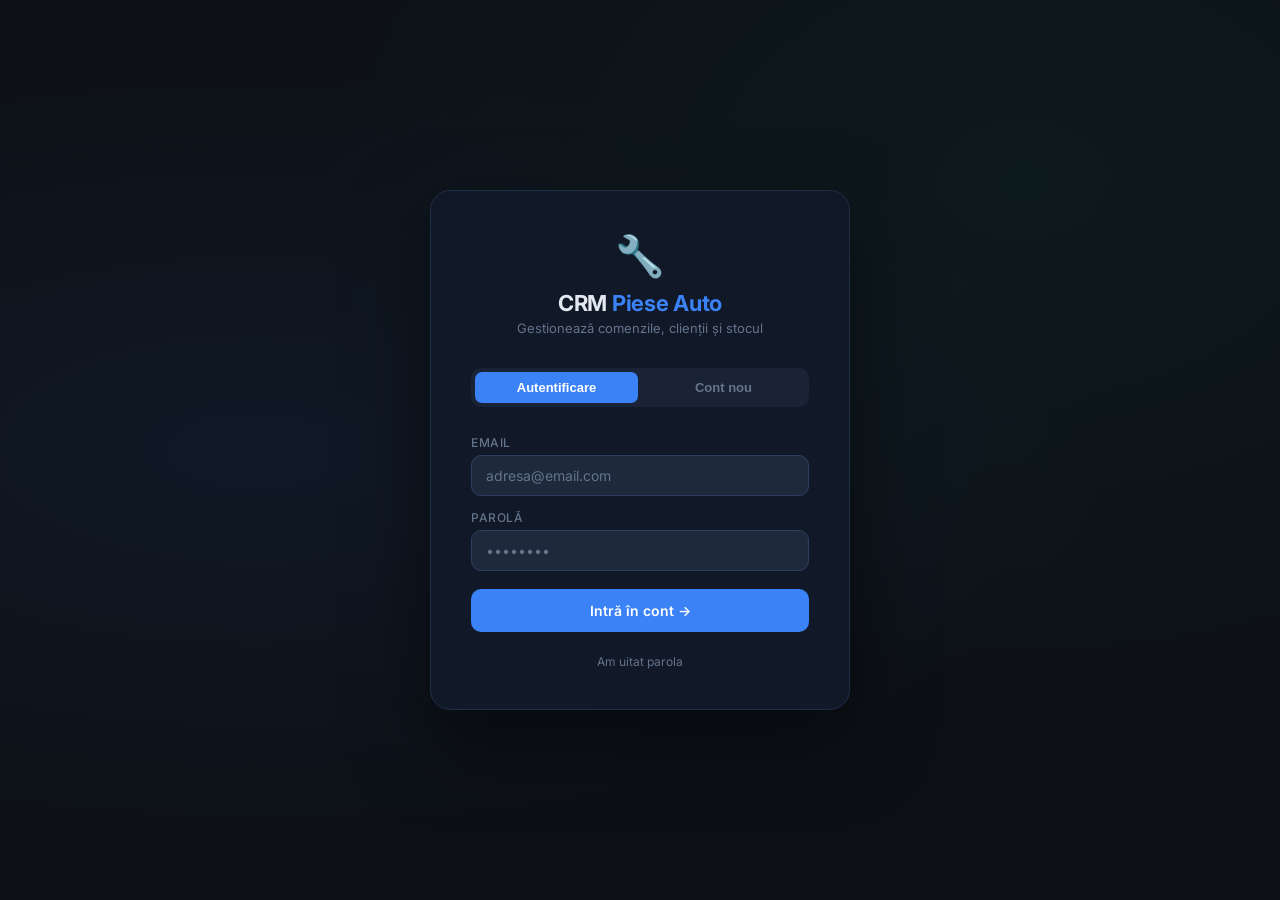
<file: index.html>
<!DOCTYPE html>
<html lang="ro">
<head>
<meta charset="UTF-8"/>
<meta name="viewport" content="width=device-width,initial-scale=1"/>
<title>CRM Piese Auto — Login</title>
<style>
  @import url('https://fonts.googleapis.com/css2?family=Inter:wght@400;500;600;700&display=swap');

  :root {
    --bg:     #0d1117;
    --s1:     #111827;
    --s2:     #1a2235;
    --s3:     #1e293b;
    --border: #1f2d45;
    --b2:     #2d3f5e;
    --accent: #3b82f6;
    --text:   #e2e8f0;
    --muted:  #64748b;
    --green:  #10b981;
    --red:    #ef4444;
  }

  *, *::before, *::after { box-sizing:border-box; margin:0; padding:0 }
  body {
    font-family:'Inter',system-ui,sans-serif;
    background:var(--bg); color:var(--text);
    min-height:100vh; display:flex; align-items:center; justify-content:center;
    padding:20px;
    background-image: radial-gradient(ellipse at 20% 50%, rgba(59,130,246,.07) 0%, transparent 60%),
                      radial-gradient(ellipse at 80% 20%, rgba(16,185,129,.05) 0%, transparent 50%);
  }

  .card {
    background:var(--s1); border:1px solid var(--border);
    border-radius:20px; padding:40px;
    width:100%; max-width:420px;
    box-shadow: 0 32px 80px rgba(0,0,0,.5);
  }

  .logo {
    text-align:center; margin-bottom:32px;
  }
  .logo-icon { font-size:40px; display:block; margin-bottom:10px }
  .logo h1 { font-size:22px; font-weight:700; letter-spacing:-.3px }
  .logo h1 span { color:var(--accent) }
  .logo p { font-size:13px; color:var(--muted); margin-top:4px }

  .tabs {
    display:flex; background:var(--s2); border-radius:10px;
    padding:4px; margin-bottom:28px; gap:4px;
  }
  .tab-btn {
    flex:1; padding:8px; border:none; border-radius:7px;
    font-size:13px; font-weight:600; cursor:pointer;
    background:transparent; color:var(--muted);
    transition:all .18s;
  }
  .tab-btn.active { background:var(--accent); color:#fff }

  .form { display:flex; flex-direction:column; gap:14px }
  .field { display:flex; flex-direction:column; gap:5px }
  .field label { font-size:12px; font-weight:500; color:var(--muted); text-transform:uppercase; letter-spacing:.5px }
  .field input {
    background:var(--s3); border:1px solid var(--b2);
    border-radius:10px; color:var(--text);
    padding:11px 14px; font-size:14px; outline:none;
    font-family:inherit; transition:border-color .15s;
  }
  .field input:focus { border-color:var(--accent) }
  .field input::placeholder { color:var(--muted) }

  .btn-submit {
    background:var(--accent); color:#fff; border:none;
    border-radius:10px; padding:13px; font-size:14px;
    font-weight:600; cursor:pointer; font-family:inherit;
    transition:opacity .15s, transform .1s;
    margin-top:4px;
  }
  .btn-submit:hover { opacity:.9 }
  .btn-submit:active { transform:scale(.98) }
  .btn-submit:disabled { opacity:.5; cursor:not-allowed }

  #error-msg {
    background:rgba(239,68,68,.1); border:1px solid rgba(239,68,68,.3);
    border-radius:8px; padding:10px 14px; font-size:13px;
    color:#fca5a5; display:none;
  }
  #success-msg {
    background:rgba(16,185,129,.1); border:1px solid rgba(16,185,129,.3);
    border-radius:8px; padding:10px 14px; font-size:13px;
    color:#6ee7b7; display:none; text-align:center;
  }

  .divider {
    display:flex; align-items:center; gap:12px;
    color:var(--muted); font-size:12px; margin:4px 0;
  }
  .divider::before, .divider::after {
    content:''; flex:1; height:1px; background:var(--border);
  }

  .forgot {
    text-align:center; font-size:12px; color:var(--muted);
    margin-top:8px; cursor:pointer;
  }
  .forgot:hover { color:var(--blue) }

  .loading-spinner {
    display:inline-block; width:14px; height:14px;
    border:2px solid rgba(255,255,255,.3); border-top-color:#fff;
    border-radius:50%; animation:spin .6s linear infinite;
    margin-right:6px; vertical-align:middle;
  }
  @keyframes spin { to { transform:rotate(360deg) } }

  #register-form { display:none }
</style>
</head>
<body>

<div class="card">
  <div class="logo">
    <span class="logo-icon">🔧</span>
    <h1>CRM <span>Piese Auto</span></h1>
    <p>Gestionează comenzile, clienții și stocul</p>
  </div>

  <div class="tabs">
    <button class="tab-btn active" onclick="switchTab('login')"    id="tab-login">Autentificare</button>
    <button class="tab-btn"        onclick="switchTab('register')" id="tab-register">Cont nou</button>
  </div>

  <div id="error-msg"></div>
  <div id="success-msg"></div>

  <!-- LOGIN -->
  <form class="form" id="login-form" onsubmit="handleLogin(event)">
    <div class="field">
      <label>Email</label>
      <input type="email" id="login-email" placeholder="adresa@email.com" required autocomplete="email"/>
    </div>
    <div class="field">
      <label>Parolă</label>
      <input type="password" id="login-pass" placeholder="••••••••" required autocomplete="current-password"/>
    </div>
    <button type="submit" class="btn-submit" id="btn-login">Intră în cont →</button>
    <p class="forgot" onclick="handleForgot()">Am uitat parola</p>
  </form>

  <!-- REGISTER -->
  <form class="form" id="register-form" onsubmit="handleRegister(event)">
    <div class="field">
      <label>Nume complet</label>
      <input type="text" id="reg-name" placeholder="Ion Popescu" required autocomplete="name"/>
    </div>
    <div class="field">
      <label>Email</label>
      <input type="email" id="reg-email" placeholder="adresa@email.com" required autocomplete="email"/>
    </div>
    <div class="field">
      <label>Parolă</label>
      <input type="password" id="reg-pass" placeholder="Min. 8 caractere" required minlength="8" autocomplete="new-password"/>
    </div>
    <div class="field">
      <label>Confirmă parola</label>
      <input type="password" id="reg-pass2" placeholder="Repetă parola" required autocomplete="new-password"/>
    </div>
    <button type="submit" class="btn-submit" id="btn-register">Creează cont →</button>
  </form>
</div>

<script>
const SB  = 'https://ddieqobpxejocfnbmfck.supabase.co';
const KEY = 'eyJhbGciOiJIUzI1NiIsInR5cCI6IkpXVCJ9.eyJpc3MiOiJzdXBhYmFzZSIsInJlZiI6ImRkaWVxb2JweGVqb2NmbmJtZmNrIiwicm9sZSI6ImFub24iLCJpYXQiOjE3NzM3NTMyOTksImV4cCI6MjA4OTMyOTI5OX0.YYEf7zJ_nbuq19FVhbPcZ377KJAY8slNL6JneHmNqYA';

// ── Redirect dacă deja logat ──────────────────────────────────
const saved = localStorage.getItem('crm_session');
if (saved) {
  try {
    const sess = JSON.parse(saved);
    if (sess?.access_token && new Date(sess.expires_at * 1000) > new Date()) {
      window.location.href = '/dashboard.html';
    }
  } catch {}
}

// ── Tab switching ─────────────────────────────────────────────
function switchTab(tab) {
  document.getElementById('login-form').style.display    = tab==='login'    ? 'flex' : 'none';
  document.getElementById('register-form').style.display = tab==='register' ? 'flex' : 'none';
  document.getElementById('tab-login').classList.toggle('active',    tab==='login');
  document.getElementById('tab-register').classList.toggle('active', tab==='register');
  clearMessages();
}

function showError(msg) {
  const el=document.getElementById('error-msg');
  el.textContent=msg; el.style.display='block';
  document.getElementById('success-msg').style.display='none';
}
function showSuccess(msg) {
  const el=document.getElementById('success-msg');
  el.textContent=msg; el.style.display='block';
  document.getElementById('error-msg').style.display='none';
}
function clearMessages() {
  document.getElementById('error-msg').style.display='none';
  document.getElementById('success-msg').style.display='none';
}
function setLoading(btnId, loading) {
  const btn=document.getElementById(btnId);
  btn.disabled=loading;
  btn.innerHTML = loading
    ? '<span class="loading-spinner"></span>Se procesează...'
    : btnId==='btn-login' ? 'Intră în cont →' : 'Creează cont →';
}

// ── LOGIN ─────────────────────────────────────────────────────
async function handleLogin(e) {
  e.preventDefault();
  clearMessages();
  const email = document.getElementById('login-email').value.trim();
  const pass  = document.getElementById('login-pass').value;
  setLoading('btn-login', true);

  try {
    const res = await fetch(`${SB}/auth/v1/token?grant_type=password`, {
      method: 'POST',
      headers: { 'apikey':KEY, 'Content-Type':'application/json' },
      body: JSON.stringify({ email, password:pass }),
    });
    const data = await res.json();
    if (!res.ok) throw new Error(data.error_description || data.msg || 'Eroare autentificare');

    // Salvează sesiunea
    localStorage.setItem('crm_session', JSON.stringify(data));
    localStorage.setItem('crm_user', JSON.stringify({
      id:    data.user?.id,
      email: data.user?.email,
      name:  data.user?.user_metadata?.name || email,
    }));

    showSuccess('✅ Autentificat! Redirecționare...');
    setTimeout(()=>{ window.location.href='/dashboard.html'; }, 800);
  } catch(err) {
    showError(err.message);
    setLoading('btn-login', false);
  }
}

// ── REGISTER ──────────────────────────────────────────────────
async function handleRegister(e) {
  e.preventDefault();
  clearMessages();
  const name  = document.getElementById('reg-name').value.trim();
  const email = document.getElementById('reg-email').value.trim();
  const pass  = document.getElementById('reg-pass').value;
  const pass2 = document.getElementById('reg-pass2').value;

  if (pass !== pass2) { showError('Parolele nu coincid!'); return; }
  if (pass.length < 8) { showError('Parola trebuie să aibă minim 8 caractere!'); return; }

  setLoading('btn-register', true);

  try {
    const res = await fetch(`${SB}/auth/v1/signup`, {
      method: 'POST',
      headers: { 'apikey':KEY, 'Content-Type':'application/json' },
      body: JSON.stringify({ email, password:pass, data:{ name } }),
    });
    const data = await res.json();
    if (!res.ok) throw new Error(data.error_description || data.msg || 'Eroare înregistrare');

    if (data.session) {
      // Auto-login dacă email confirmation e dezactivat
      localStorage.setItem('crm_session', JSON.stringify(data.session));
      localStorage.setItem('crm_user', JSON.stringify({ id:data.user?.id, email, name }));
      showSuccess('✅ Cont creat! Redirecționare...');
      setTimeout(()=>{ window.location.href='/dashboard.html'; }, 800);
    } else {
      showSuccess('✅ Cont creat! Verifică email-ul pentru confirmare, apoi loghează-te.');
      switchTab('login');
    }
  } catch(err) {
    showError(err.message);
  } finally {
    setLoading('btn-register', false);
  }
}

// ── FORGOT PASSWORD ───────────────────────────────────────────
async function handleForgot() {
  const email = document.getElementById('login-email').value.trim();
  if (!email) { showError('Introdu email-ul în câmpul de mai sus.'); return; }
  try {
    await fetch(`${SB}/auth/v1/recover`, {
      method:'POST',
      headers:{'apikey':KEY,'Content-Type':'application/json'},
      body:JSON.stringify({ email }),
    });
    showSuccess('📧 Email de resetare trimis! Verifică inbox-ul.');
  } catch(e) { showError('Eroare trimitere email.'); }
}
</script>
</body>
</html>
</file>
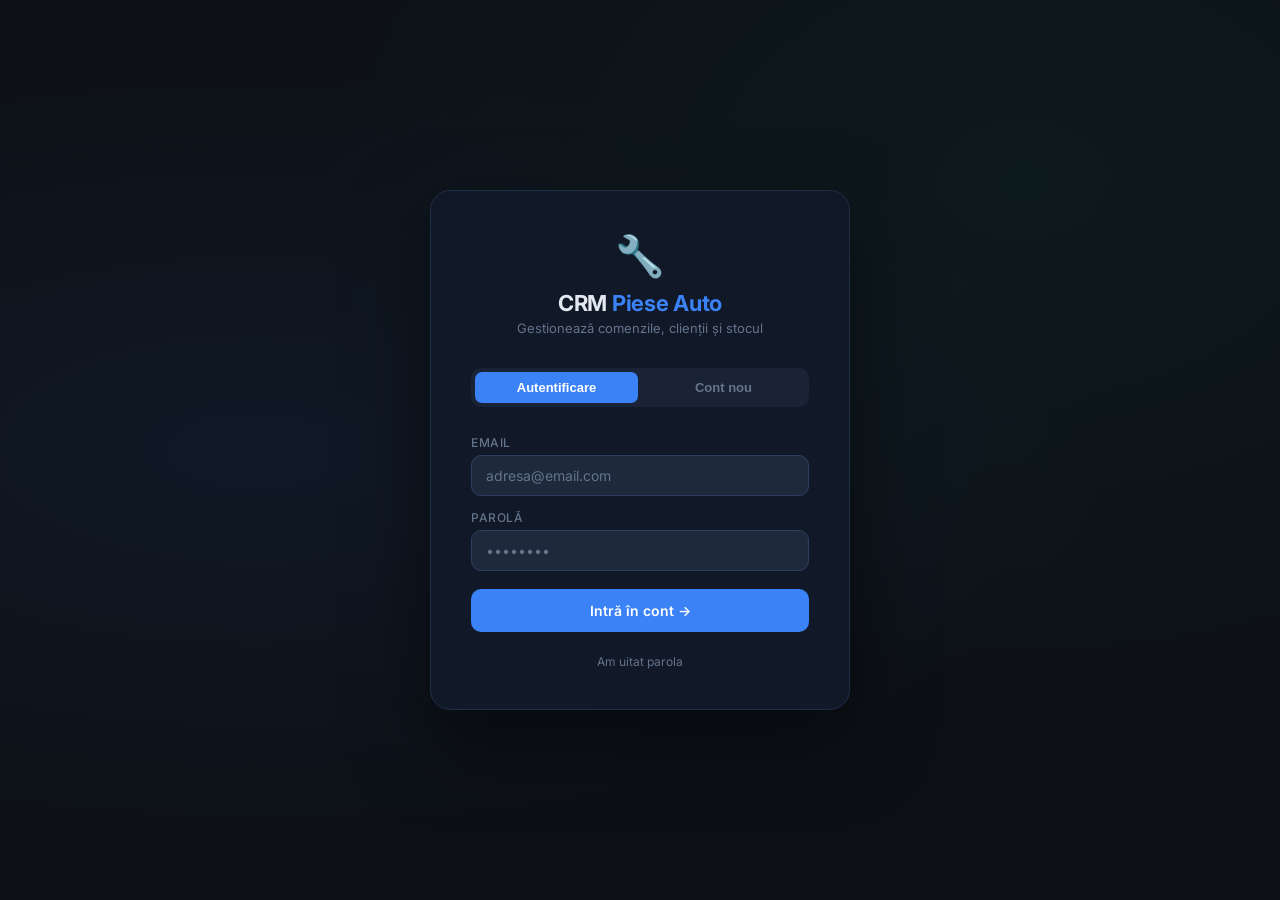
<file: dashboard.html>
<!DOCTYPE html>
<html lang="ro">
<head>
<meta charset="UTF-8"/>
<meta name="viewport" content="width=device-width,initial-scale=1"/>
<title>CRM Piese Auto — Dashboard</title>
<style>
:root {
  --bg:      #0d1117;
  --s1:      #111827;
  --s2:      #1a2235;
  --s3:      #1e293b;
  --border:  #1f2d45;
  --border2: #2d3f5e;
  --accent:  #3b82f6;
  --text:    #e2e8f0;
  --muted:   #64748b;
  --green:   #10b981;
  --yellow:  #f59e0b;
  --red:     #ef4444;
  --blue:    #60a5fa;
  --purple:  #a78bfa;
}
*,*::before,*::after { box-sizing:border-box; margin:0; padding:0 }
body { font-family:'Segoe UI',system-ui,sans-serif; background:var(--bg); color:var(--text); min-height:100vh; font-size:14px }
a { color:inherit; text-decoration:none }
button { cursor:pointer; font-family:inherit }

/* ════ SIDEBAR NAV ════════════════════════════════════════════ */
#app { display:flex; min-height:100vh }
#sidebar {
  width:220px; background:var(--s1); border-right:1px solid var(--border);
  display:flex; flex-direction:column; flex-shrink:0; position:sticky; top:0; height:100vh; overflow-y:auto;
}
.sidebar-logo {
  padding:20px 18px 16px; font-size:15px; font-weight:700;
  border-bottom:1px solid var(--border); letter-spacing:-.2px;
}
.sidebar-logo span { color:var(--accent) }
.sidebar-nav { padding:10px 8px; flex:1 }
.nav-item {
  display:flex; align-items:center; gap:10px; padding:9px 12px;
  border-radius:8px; color:var(--muted); font-size:13px; font-weight:500;
  transition:background .13s, color .13s; margin-bottom:2px; cursor:pointer; border:none; background:none; width:100%; text-align:left;
}
.nav-item:hover { background:var(--s2); color:var(--text) }
.nav-item.active { background:rgba(59,130,246,.15); color:var(--blue) }
.nav-item .icon { font-size:16px; width:20px; text-align:center }
.sidebar-footer { padding:14px; border-top:1px solid var(--border); font-size:11px; color:var(--muted) }

/* ════ MAIN CONTENT ═══════════════════════════════════════════ */
#main { flex:1; overflow-x:hidden; min-width:0 }
.page { display:none; padding:24px 28px }
.page.active { display:block }

/* ════ PAGE HEADER ════════════════════════════════════════════ */
.page-header {
  display:flex; align-items:center; justify-content:space-between;
  margin-bottom:22px; gap:12px; flex-wrap:wrap;
}
.page-title { font-size:20px; font-weight:700 }
.page-title small { font-size:12px; color:var(--muted); font-weight:400; margin-left:8px }

/* ════ BUTTONS ════════════════════════════════════════════════ */
.btn { display:inline-flex; align-items:center; gap:6px; border:none; border-radius:8px; padding:8px 16px; font-size:13px; font-weight:600; transition:opacity .15s, transform .1s; cursor:pointer }
.btn:active { transform:scale(.97) }
.btn-primary  { background:var(--accent); color:#fff }
.btn-primary:hover  { opacity:.88 }
.btn-secondary { background:var(--s2); color:var(--text); border:1px solid var(--border) }
.btn-secondary:hover { background:var(--border) }
.btn-danger   { background:#7f1d1d; color:#fca5a5; border:1px solid #991b1b }
.btn-danger:hover { background:#991b1b }
.btn-ghost    { background:none; color:var(--muted); border:1px solid var(--border) }
.btn-ghost:hover { color:var(--text); background:var(--s2) }
.btn-sm { padding:5px 10px; font-size:12px }
.btn-xs { padding:3px 8px; font-size:11px }
.icon-btn { background:none; border:none; color:var(--muted); padding:4px 6px; border-radius:5px; font-size:14px; transition:color .13s, background .13s }
.icon-btn:hover { color:var(--text); background:var(--s2) }

/* ════ STATS ══════════════════════════════════════════════════ */
.stats { display:grid; grid-template-columns:repeat(auto-fit,minmax(150px,1fr)); gap:12px; margin-bottom:22px }
.stat-card { background:var(--s1); border:1px solid var(--border); border-radius:12px; padding:14px 16px }
.stat-label { font-size:11px; color:var(--muted); text-transform:uppercase; letter-spacing:.6px; margin-bottom:5px }
.stat-val { font-size:22px; font-weight:700 }

/* ════ FILTERS BAR ════════════════════════════════════════════ */
.filters { display:flex; gap:8px; margin-bottom:16px; flex-wrap:wrap; align-items:center }
.filters input[type=text], .filters select {
  background:var(--s1); border:1px solid var(--border); border-radius:8px;
  color:var(--text); padding:8px 11px; font-size:13px; outline:none; min-width:0;
}
.filters input[type=text]:focus, .filters select:focus { border-color:var(--accent) }

/* ════ TABLE ══════════════════════════════════════════════════ */
.tbl-wrap { overflow-x:auto; border-radius:12px; border:1px solid var(--border); background:var(--s1) }
table { width:100%; border-collapse:collapse; font-size:13px }
thead th {
  background:#08101a; padding:9px 13px; text-align:left;
  color:var(--muted); font-weight:600; font-size:11px; text-transform:uppercase;
  letter-spacing:.5px; border-bottom:1px solid var(--border); white-space:nowrap;
}
tbody tr { border-bottom:1px solid #0c1420; transition:background .1s }
tbody tr:hover { background:var(--s2) }
tbody td { padding:9px 13px; vertical-align:middle; color:#cbd5e1 }
.clickable { cursor:pointer }

/* ════ BADGES ═════════════════════════════════════════════════ */
.badge { display:inline-flex; align-items:center; gap:3px; padding:3px 8px; border-radius:99px; font-size:11px; font-weight:600; white-space:nowrap }
.b-in_lucru    { background:#1e3a5f; color:#93c5fd }
.b-finalizata  { background:#064e3b; color:#6ee7b7 }
.b-anulata     { background:#3b1515; color:#fca5a5 }
.b-comandat    { background:#292524; color:#d4a76a }
.b-ajuns       { background:#1e3a5f; color:#93c5fd }
.b-predat      { background:#064e3b; color:#6ee7b7 }
.nr-cmd { font-family:monospace; font-weight:700; color:var(--yellow); font-size:12px }
.arrived-badge { font-size:12px; font-weight:600; white-space:nowrap }

/* ════ PANEL DETALII ══════════════════════════════════════════ */
#detail-panel { display:none; margin-top:20px; background:var(--s1); border:1px solid var(--border); border-radius:12px; overflow:hidden }
.detail-head { display:flex; align-items:center; justify-content:space-between; padding:14px 20px; border-bottom:1px solid var(--border); background:#08101a }
.detail-head h3 { font-size:15px; font-weight:700 }
.tabs { display:flex; border-bottom:1px solid var(--border) }
.tab { padding:10px 18px; font-size:13px; color:var(--muted); border:none; background:none; border-bottom:2px solid transparent; cursor:pointer; transition:color .13s,border-color .13s }
.tab.active { color:var(--blue); border-bottom-color:var(--blue) }
.tab-body { padding:18px 20px; display:none }
.tab-body.active { display:block }

/* ════ INLINE FORM FIELDS ═════════════════════════════════════ */
.field { display:flex; flex-direction:column; gap:4px }
.field label { font-size:11px; color:var(--muted); text-transform:uppercase; letter-spacing:.5px }
.field input, .field select, .field textarea {
  background:var(--s3); border:1px solid var(--border2); border-radius:8px;
  color:var(--text); padding:8px 11px; font-size:13px; outline:none; font-family:inherit;
}
.field input:focus, .field select:focus, .field textarea:focus { border-color:var(--accent) }
.field textarea { resize:vertical; min-height:65px }
.grid2 { display:grid; grid-template-columns:1fr 1fr; gap:12px }
.grid3 { display:grid; grid-template-columns:1fr 1fr 1fr; gap:12px }
.grid4 { display:grid; grid-template-columns:1fr 1fr 1fr 1fr; gap:12px }
@media(max-width:700px) { .grid2,.grid3,.grid4 { grid-template-columns:1fr } }

/* ════ MODAL ══════════════════════════════════════════════════ */
.modal-overlay {
  display:none; position:fixed; inset:0; background:rgba(0,0,0,.78);
  z-index:500; align-items:center; justify-content:center;
  backdrop-filter:blur(3px); padding:16px;
}
.modal-overlay.open { display:flex }
.modal {
  background:var(--s1); border:1px solid var(--border); border-radius:16px;
  width:100%; max-width:640px; max-height:92vh; overflow-y:auto;
  box-shadow:0 24px 64px rgba(0,0,0,.6); display:flex; flex-direction:column;
}
.modal.modal-lg { max-width:860px }
.modal-head { padding:16px 22px; border-bottom:1px solid var(--border); display:flex; justify-content:space-between; align-items:center; position:sticky; top:0; background:var(--s1); z-index:1 }
.modal-head h3 { font-size:15px; font-weight:700 }
.modal-body { padding:20px 22px; display:flex; flex-direction:column; gap:14px; flex:1 }
.modal-foot { padding:14px 22px; border-top:1px solid var(--border); display:flex; justify-content:flex-end; gap:8px; position:sticky; bottom:0; background:#0a111e }

/* ════ PRODUCT TABLE IN MODAL ═════════════════════════════════ */
.prod-tbl { width:100%; border-collapse:collapse; font-size:12px }
.prod-tbl th { background:#08101a; padding:7px 10px; text-align:left; color:var(--muted); font-size:10px; text-transform:uppercase; letter-spacing:.5px; border-bottom:1px solid var(--border) }
.prod-tbl td { padding:6px 8px; border-bottom:1px solid #0c1420; vertical-align:middle }
.prod-tbl input, .prod-tbl select {
  background:var(--s3); border:1px solid var(--border2); border-radius:5px;
  color:var(--text); padding:4px 7px; font-size:12px; outline:none; width:100%;
}
.prod-tbl input:focus, .prod-tbl select:focus { border-color:var(--accent) }

/* ════ STATUS SELECT INLINE ═══════════════════════════════════ */
select.status-sel { background:transparent; border:none; color:inherit; font-size:12px; outline:none; padding:2px 4px; cursor:pointer }

/* ════ PDF SECTION ════════════════════════════════════════════ */
.pdf-drop {
  border:2px dashed var(--border); border-radius:10px; padding:28px;
  text-align:center; cursor:pointer; transition:all .15s; position:relative;
}
.pdf-drop:hover, .pdf-drop.drag-over { border-color:var(--accent); background:rgba(59,130,246,.04) }
.pdf-drop input[type=file] { position:absolute; inset:0; opacity:0; cursor:pointer }
.pdf-current { display:flex; align-items:center; gap:10px; padding:11px 14px; background:var(--s2); border-radius:10px; border:1px solid var(--border) }
.pdf-current span { flex:1; font-size:13px; overflow:hidden; text-overflow:ellipsis; white-space:nowrap }
.pdf-preview-wrap { border-radius:10px; overflow:hidden; border:1px solid var(--border); margin-top:12px }
.pdf-preview-wrap iframe { width:100%; height:480px; border:none; display:block }

/* ════ TOAST ══════════════════════════════════════════════════ */
.toast { position:fixed; bottom:22px; right:22px; z-index:9999; padding:10px 17px; border-radius:10px; font-size:13px; font-weight:500; opacity:0; transform:translateY(8px); transition:opacity .22s,transform .22s; pointer-events:none; max-width:340px }
.toast.show { opacity:1; transform:none }
.t-success { background:#064e3b; color:#6ee7b7; border:1px solid #065f46 }
.t-error   { background:#7f1d1d; color:#fca5a5; border:1px solid #991b1b }
.t-warn    { background:#78350f; color:#fcd34d; border:1px solid #92400e }
.t-info    { background:#1e3a5f; color:#93c5fd; border:1px solid #1d4ed8 }

/* ════ MISC ═══════════════════════════════════════════════════ */
.divider { height:1px; background:var(--border); margin:14px 0 }
.empty-state { text-align:center; padding:40px; color:var(--muted); font-size:14px }
#loading-indicator { text-align:center; padding:36px; color:var(--muted) }
.spinner { display:inline-block; width:18px; height:18px; border:2px solid var(--border); border-top-color:var(--accent); border-radius:50%; animation:spin .7s linear infinite; margin-right:8px; vertical-align:middle }
@keyframes spin { to { transform:rotate(360deg) } }
.chip { display:inline-block; background:var(--s2); border:1px solid var(--border); border-radius:6px; padding:2px 8px; font-size:11px; color:var(--muted) }
.text-yellow { color:var(--yellow) }
.text-green  { color:var(--green) }
.text-blue   { color:var(--blue) }
.text-red    { color:var(--red) }
.text-muted  { color:var(--muted) }
.fw-bold { font-weight:700 }
.font-mono { font-family:monospace }
.saving { opacity:.5; transition:opacity .15s }
.saved-flash { animation: savedFlash .6s ease }
@keyframes savedFlash { 0%{background:rgba(16,185,129,.25)} 100%{background:transparent} }
.autosave-dot { display:inline-block; width:6px; height:6px; border-radius:50%; background:var(--green); margin-left:4px; opacity:0; transition:opacity .3s }
.autosave-dot.visible { opacity:1 }
</style>
</head>
<body>
<div id="app">

<!-- ════ SIDEBAR ════ -->
<aside id="sidebar">
  <div class="sidebar-logo">🔧 <span>CRM</span> Auto</div>
  <nav class="sidebar-nav">
    <button class="nav-item active" onclick="navigate('comenzi')" id="nav-comenzi">
      <span class="icon">📋</span> Comenzi
    </button>
    <button class="nav-item" onclick="navigate('clienti')" id="nav-clienti">
      <span class="icon">👥</span> Clienți
    </button>
    <button class="nav-item" onclick="navigate('produse')" id="nav-produse">
      <span class="icon">🔍</span> Caută Produse
    </button>
    <button class="nav-item" onclick="navigate('audit')" id="nav-audit" style="display:none">
      <span class="icon">📜</span> Loguri
    </button>
    <button class="nav-item" onclick="navigate('admin')" id="nav-admin" style="display:none">
      <span class="icon">⚙️</span> Utilizatori
    </button>
  </nav>
  <div class="sidebar-footer">
    <div id="sidebar-user" style="display:flex;align-items:center;gap:8px;margin-bottom:10px;padding-bottom:10px;border-bottom:1px solid var(--border)">
      <div style="width:28px;height:28px;border-radius:50%;background:var(--accent);display:flex;align-items:center;justify-content:center;font-size:13px;font-weight:700;flex-shrink:0" id="user-avatar">?</div>
      <div style="min-width:0">
        <div id="user-name" style="font-size:12px;font-weight:600;color:var(--text);overflow:hidden;text-overflow:ellipsis;white-space:nowrap">—</div>
        <div id="user-email" style="font-size:10px;color:var(--muted);overflow:hidden;text-overflow:ellipsis;white-space:nowrap">—</div>
        <div id="user-role-badge" style="font-size:10px;color:var(--muted);margin-top:2px">—</div>
      </div>
    </div>
    <div id="sidebar-time" style="font-size:11px">—</div>
    <div id="autosave-status" style="font-size:10px;color:var(--green);margin-top:3px;min-height:14px"></div>
    <button onclick="logout()" style="margin-top:10px;width:100%;background:none;border:1px solid var(--border);border-radius:7px;color:var(--muted);padding:7px;font-size:12px;cursor:pointer;font-family:inherit;transition:all .15s" onmouseover="this.style.background='var(--s2)';this.style.color='var(--red)'" onmouseout="this.style.background='none';this.style.color='var(--muted)'">
      ⏻ Deconectare
    </button>
  </div>
</aside>

<!-- ════ MAIN ════ -->
<main id="main">

<!-- ══════════════════════════════════════════════════════════
     PAGE: COMENZI
═══════════════════════════════════════════════════════════ -->
<div class="page active" id="page-comenzi">
  <div class="page-header">
    <div class="page-title">Comenzi <small id="orders-count"></small></div>
    <button class="btn btn-primary" onclick="openNewOrder()">＋ Comandă nouă</button>
  </div>

  <div class="stats">
    <div class="stat-card"><div class="stat-label">Total</div>      <div class="stat-val text-blue"   id="s-total">—</div></div>
    <div class="stat-card"><div class="stat-label">În Lucru</div>   <div class="stat-val text-yellow" id="s-lucru">—</div></div>
    <div class="stat-card"><div class="stat-label">Finalizate</div> <div class="stat-val text-green"  id="s-final">—</div></div>
    <div class="stat-card"><div class="stat-label">Rest plată</div> <div class="stat-val text-red"    id="s-rest">—</div></div>
    <div class="stat-card"><div class="stat-label">Total vânzări</div><div class="stat-val text-blue" id="s-vanzari">—</div></div>
    <div class="stat-card"><div class="stat-label">Profit estimat</div><div class="stat-val text-green" id="s-profit">—</div></div>
  </div>

  <div class="filters">
    <input type="text"  id="f-client"   placeholder="🔍 Client..."/>
    <select id="f-status">
      <option value="">Toate statusurile</option>
      <option value="in_lucru">În Lucru</option>
      <option value="finalizata">Finalizate</option>
      <option value="anulata">Anulate</option>
    </select>
    <select id="f-furnizor"><option value="">Toți furnizorii</option></select>
    <select id="f-plata">
      <option value="">Toate plățile</option>
      <option value="avans">Avans</option>
      <option value="achitat_integral">Integral</option>
    </select>
    <button class="btn btn-secondary btn-sm" onclick="loadOrders()">↻</button>
  </div>

  <div class="tbl-wrap">
    <div id="orders-loading"><span class="spinner"></span>Se încarcă...</div>
    <table id="orders-table" style="display:none">
      <thead>
        <tr>
          <th>Nr.</th><th>Data</th><th>Client</th><th>Furnizor</th>
          <th>Produse</th><th>Total</th><th>Avans</th><th>Rest</th>
          <th>Plată</th><th>Status</th><th>Factură</th><th></th>
        </tr>
      </thead>
      <tbody id="orders-body"></tbody>
    </table>
  </div>

  <!-- DETAIL PANEL -->
  <div id="detail-panel">
    <div class="detail-head">
      <h3 id="detail-title">—</h3>
      <div style="display:flex;gap:8px;align-items:center">
        <button class="btn btn-secondary btn-sm" id="btn-edit-order">✏️ Editează</button>
        <button class="btn btn-danger btn-sm"    id="btn-delete-order">🗑 Șterge</button>
        <button class="icon-btn" onclick="closeDetail()">✕</button>
      </div>
    </div>
    <div class="tabs">
      <button class="tab active" onclick="switchTab(this,'tab-produse')">📦 Produse</button>
      <button class="tab"        onclick="switchTab(this,'tab-factura')">🧾 Factură</button>
    </div>
    <div class="tab-body active" id="tab-produse">
      <div style="display:flex;align-items:center;gap:10px;padding:12px 0 10px;flex-wrap:wrap">
        <span style="font-size:12px;color:var(--muted)">Adaos global:</span>
        <div style="display:flex;align-items:center;gap:5px">
          <input type="number" id="detail-adaos" value="0" min="0" step="0.5"
            style="background:var(--s3);border:1px solid var(--border2);border-radius:6px;color:var(--text);padding:5px 8px;font-size:13px;width:70px;outline:none;text-align:center"/>
          <span style="color:var(--muted);font-size:13px">%</span>
        </div>
        <button class="btn btn-secondary btn-sm" onclick="applyDetailAdaos()">Aplică &amp; recalculează</button>
        <span style="font-size:12px;color:var(--muted);margin-left:auto">
          Total vânzare: <strong class="text-blue" id="detail-total-vanz">—</strong> RON
          &nbsp;|&nbsp; Profit: <strong class="text-green" id="detail-profit">—</strong> RON
        </span>
      </div>
      <div class="tbl-wrap">
        <table class="prod-tbl">
          <thead>
            <tr>
              <th>Cod aftermarket</th><th>Descriere</th>
              <th>Preț acq.</th><th>Adaos %</th><th>Preț vânz.</th><th>Cant.</th>
              <th>SKU</th><th>Cod fact. furnizor</th>
              <th>Status</th><th>💾</th>
            </tr>
          </thead>
          <tbody id="detail-products-body"></tbody>
        </table>
      </div>
    </div>
    <div class="tab-body" id="tab-factura">
      <div id="pdf-no-file">
        <div class="pdf-drop" id="pdf-drop-zone">
          <input type="file" id="pdf-file-input" accept=".pdf" onchange="handlePdfUpload(event)"/>
          <div style="font-size:36px;margin-bottom:8px">🧾</div>
          <p style="font-weight:600">Click sau trage PDF-ul facturii</p>
          <p style="color:var(--muted);font-size:12px;margin-top:4px">Din folderul Facturi</p>
        </div>
      </div>
      <div id="pdf-has-file" style="display:none">
        <div class="pdf-current">
          <span>🧾 <span id="pdf-filename">—</span></span>
          <div style="display:flex;gap:6px">
            <button class="btn btn-secondary btn-sm" onclick="togglePdfPreview()">👁 Preview</button>
            <button class="btn btn-danger btn-sm"    onclick="removePdf()">🗑</button>
          </div>
        </div>
        <div id="pdf-preview-wrap" class="pdf-preview-wrap" style="display:none">
          <iframe id="pdf-iframe" src=""></iframe>
        </div>
      </div>
    </div>
  </div>
</div>

<!-- ══════════════════════════════════════════════════════════
     PAGE: CLIENȚI
═══════════════════════════════════════════════════════════ -->
<div class="page" id="page-clienti">
  <div class="page-header">
    <div class="page-title">Clienți <small id="clients-count"></small></div>
    <button class="btn btn-primary" onclick="openNewClient()">＋ Client nou</button>
  </div>

  <div class="filters">
    <input type="text" id="f-client-search" placeholder="🔍 Caută după nume, telefon, VIN..."/>
  </div>

  <div class="tbl-wrap">
    <div id="clients-loading"><span class="spinner"></span>Se încarcă...</div>
    <table id="clients-table" style="display:none">
      <thead>
        <tr><th>Nume</th><th>Telefon</th><th>Email</th><th>VIN</th><th>Comenzi</th><th>Valoare totală</th><th></th></tr>
      </thead>
      <tbody id="clients-body"></tbody>
    </table>
  </div>

  <!-- CLIENT DETAIL -->
  <div id="client-detail" style="display:none;margin-top:20px">
    <div class="detail-head">
      <h3 id="client-detail-title">—</h3>
      <div style="display:flex;gap:8px;align-items:center">
        <button class="btn btn-secondary btn-sm" onclick="openEditClient(currentClientId)">✏️ Editează</button>
        <button class="icon-btn" onclick="closeClientDetail()">✕</button>
      </div>
    </div>
    <div class="tabs">
      <button class="tab active" onclick="switchTab(this,'ctab-info')">ℹ️ Info</button>
      <button class="tab"        onclick="switchTab(this,'ctab-istoric')">📋 Istoric comenzi</button>
    </div>
    <div class="tab-body active" id="ctab-info">
      <div id="client-info-body" style="padding:4px 0"></div>
    </div>
    <div class="tab-body" id="ctab-istoric">
      <div class="tbl-wrap">
        <table class="prod-tbl">
          <thead><tr><th>Nr.</th><th>Data</th><th>Furnizor</th><th>Produse</th><th>Total</th><th>Status</th></tr></thead>
          <tbody id="client-orders-body"></tbody>
        </table>
      </div>
    </div>
  </div>
</div>

<!-- ══════════════════════════════════════════════════════════
     PAGE: CĂUTARE PRODUSE
═══════════════════════════════════════════════════════════ -->
<div class="page" id="page-produse">
  <div class="page-header">
    <div class="page-title">Caută Produse</div>
  </div>

  <div class="filters" style="margin-bottom:12px">
    <input type="text" id="search-prod-cod"     placeholder="Cod aftermarket..." style="flex:1;min-width:140px"/>
    <input type="text" id="search-prod-factura" placeholder="Cod factură furnizor..." style="flex:1;min-width:140px"/>
    <input type="text" id="search-prod-sku"     placeholder="SKU..." style="flex:1;min-width:110px"/>
    <input type="text" id="search-prod-desc"    placeholder="Descriere..." style="flex:1;min-width:140px"/>
    <button class="btn btn-primary" onclick="searchProducts()">🔍 Caută</button>
    <button class="btn btn-secondary" onclick="loadAllProducts()">📦 Toate produsele</button>
  </div>

  <div class="tbl-wrap">
    <div id="search-loading" style="display:none;padding:20px;text-align:center"><span class="spinner"></span>Se caută...</div>
    <table id="search-table">
      <thead>
        <tr>
          <th>Cod aftermarket</th><th>Descriere</th><th>SKU</th>
          <th>Cod fact. furnizor</th><th>Preț acq.</th><th>Adaos %</th><th>Preț vânz.</th>
          <th>Cant.</th><th>Status</th><th>Comandă</th><th>Client</th><th>💾</th>
        </tr>
      </thead>
      <tbody id="search-body">
        <tr><td colspan="12" class="empty-state">Apasă "Toate produsele" sau caută după un criteriu.</td></tr>
      </tbody>
    </table>
  </div>
</div>

<!-- ══════════════════════════════════════════════════════════
     PAGE: AUDIT LOGS
═══════════════════════════════════════════════════════════ -->
<div class="page" id="page-audit">
  <div class="page-header">
    <div class="page-title">Loguri activitate <small id="audit-count"></small></div>
    <div style="display:flex;gap:8px">
      <select id="f-audit-action" style="background:var(--s1);border:1px solid var(--border);border-radius:8px;color:var(--text);padding:8px 11px;font-size:13px;outline:none">
        <option value="">Toate acțiunile</option>
        <option value="CREATE">Creat</option>
        <option value="UPDATE">Modificat</option>
        <option value="DELETE">Șters</option>
        <option value="LOGIN">Login</option>
      </select>
      <select id="f-audit-entity" style="background:var(--s1);border:1px solid var(--border);border-radius:8px;color:var(--text);padding:8px 11px;font-size:13px;outline:none">
        <option value="">Toate entitățile</option>
        <option value="comenzi">Comenzi</option>
        <option value="clienti">Clienți</option>
        <option value="produse_comandate">Produse</option>
        <option value="auth">Auth</option>
      </select>
      <button class="btn btn-secondary btn-sm" onclick="loadAuditLogs()">↻</button>
    </div>
  </div>
  <div class="tbl-wrap">
    <div id="audit-loading"><span class="spinner"></span>Se încarcă...</div>
    <table id="audit-table" style="display:none">
      <thead>
        <tr><th>Data/Ora</th><th>Utilizator</th><th>Acțiune</th><th>Entitate</th><th>Detalii</th><th>Modificări</th></tr>
      </thead>
      <tbody id="audit-body"></tbody>
    </table>
  </div>
</div>

<!-- ══════════════════════════════════════════════════════════
     PAGE: ADMIN — UTILIZATORI
═══════════════════════════════════════════════════════════ -->
<div class="page" id="page-admin">
  <div class="page-header">
    <div class="page-title">Utilizatori <small id="users-count"></small></div>
  </div>
  <div class="tbl-wrap">
    <div id="users-loading"><span class="spinner"></span>Se încarcă...</div>
    <table id="users-table" style="display:none">
      <thead>
        <tr><th>Nume</th><th>Email</th><th>Rol</th><th>Creat la</th><th>Schimbă rol</th></tr>
      </thead>
      <tbody id="users-body"></tbody>
    </table>
  </div>
</div>

</main><!-- /main -->
</div><!-- /app -->

<!-- ════════════════════════════════════════════════════════════
     MODAL: COMANDĂ NOUĂ / EDITARE
════════════════════════════════════════════════════════════ -->
<div class="modal-overlay" id="modal-order">
  <div class="modal modal-lg">
    <div class="modal-head">
      <h3 id="modal-order-title">Comandă nouă</h3>
      <button class="icon-btn" onclick="closeModal('modal-order')">✕</button>
    </div>
    <div class="modal-body" id="modal-order-body">
      <!-- injected -->
    </div>
    <div class="modal-foot">
      <button class="btn btn-ghost" onclick="closeModal('modal-order')">Anulează</button>
      <button class="btn btn-primary" onclick="saveOrder()" id="btn-save-order">💾 Salvează</button>
    </div>
  </div>
</div>

<!-- ════════════════════════════════════════════════════════════
     MODAL: CLIENT NOU / EDITARE
════════════════════════════════════════════════════════════ -->
<div class="modal-overlay" id="modal-client">
  <div class="modal">
    <div class="modal-head">
      <h3 id="modal-client-title">Client nou</h3>
      <button class="icon-btn" onclick="closeModal('modal-client')">✕</button>
    </div>
    <div class="modal-body" id="modal-client-body">
      <!-- injected -->
    </div>
    <div class="modal-foot">
      <button class="btn btn-ghost" onclick="closeModal('modal-client')">Anulează</button>
      <button class="btn btn-primary" onclick="saveClient()">💾 Salvează</button>
    </div>
  </div>
</div>

<script>
'use strict';
// ════════════════════════════════════════════════════════════
// CONFIG
// ════════════════════════════════════════════════════════════
const SB      = 'https://ddieqobpxejocfnbmfck.supabase.co';
const ANON_KEY = 'eyJhbGciOiJIUzI1NiIsInR5cCI6IkpXVCJ9.eyJpc3MiOiJzdXBhYmFzZSIsInJlZiI6ImRkaWVxb2JweGVqb2NmbmJtZmNrIiwicm9sZSI6ImFub24iLCJpYXQiOjE3NzM3NTMyOTksImV4cCI6MjA4OTMyOTI5OX0.YYEf7zJ_nbuq19FVhbPcZ377KJAY8slNL6JneHmNqYA';

// ── AUTH GUARD ────────────────────────────────────────────────
function getSession() {
  try { return JSON.parse(localStorage.getItem('crm_session')); } catch { return null; }
}
function getUser() {
  try { return JSON.parse(localStorage.getItem('crm_user')); } catch { return null; }
}
function getToken() {
  const s = getSession();
  if (!s) return null;
  // Refresh check
  if (s.expires_at && new Date(s.expires_at * 1000) < new Date()) {
    localStorage.removeItem('crm_session');
    return null;
  }
  return s.access_token;
}
function logout() {
  // Revoke token silently
  const token = getToken();
  if (token) {
    fetch(`${SB}/auth/v1/logout`, {
      method:'POST',
      headers:{'apikey':ANON_KEY,'Authorization':`Bearer ${token}`}
    }).catch(()=>{});
  }
  localStorage.removeItem('crm_session');
  localStorage.removeItem('crm_user');
  window.location.href = '/index.html';
}

// Redirect to login if not authenticated
const _token = getToken();
if (!_token) { window.location.href = '/index.html'; }

// Show user info
const _user = getUser();

function authHeaders() {
  const token = getToken();
  if (!token) { logout(); throw new Error('Sesiune expirată'); }
  return {
    'apikey':        ANON_KEY,
    'Authorization': `Bearer ${token}`,
    'Content-Type':  'application/json',
    'Prefer':        'return=representation',
  };
}

async function api(path, opts={}) {
  const res = await fetch(`${SB}/rest/v1/${path}`, {
    ...opts,
    headers: { ...authHeaders(), ...opts.headers }
  });
  if (res.status === 401) { logout(); return; }
  if (!res.ok) throw new Error(await res.text());
  return res.status===204 ? null : res.json();
}

async function storageUpload(bucket, path, file) {
  const res = await fetch(`${SB}/storage/v1/object/${bucket}/${path}`, {
    method:'POST',
    headers:{'apikey':ANON_KEY,'Authorization':`Bearer ${getToken()}`,'Content-Type':file.type},
    body:file,
  });
  if (!res.ok) throw new Error(await res.text());
  return `${SB}/storage/v1/object/public/${bucket}/${path}`;
}

// storageUpload defined above with auth

// ════════════════════════════════════════════════════════════
// STATE
// ════════════════════════════════════════════════════════════
let allOrders    = [];
let allClients   = [];
let currentOrderId  = null;
let currentClientId = null;
let editOrderId  = null;
let editClientId = null;
let newOrderProducts = [];
let currentUserRole = 'user'; // 'administrator' | 'user'
let currentUserProfile = null;

// ════════════════════════════════════════════════════════════
// NAVIGATION
// ════════════════════════════════════════════════════════════
function navigate(page) {
  document.querySelectorAll('.page').forEach(p => p.classList.remove('active'));
  document.querySelectorAll('.nav-item').forEach(n => n.classList.remove('active'));
  document.getElementById(`page-${page}`).classList.add('active');
  document.getElementById(`nav-${page}`).classList.add('active');
  if (page==='comenzi' && allOrders.length===0) loadOrders();
  if (page==='clienti') loadClients();
  if (page==='produse') loadAllProducts();
  if (page==='audit')   loadAuditLogs();
  if (page==='admin')   loadUsers();
}

// Sidebar clock
setInterval(() => {
  document.getElementById('sidebar-time').textContent = new Date().toLocaleString('ro-RO');
}, 1000);

// ════════════════════════════════════════════════════════════
// HELPERS
// ════════════════════════════════════════════════════════════
const fmtNr   = n => n ? `CMD-${String(n).padStart(4,'0')}` : '—';
const fmtDate = d => new Date(d).toLocaleDateString('ro-RO');
const fmtRON  = v => (+v||0).toFixed(2);
// Calculează restul real ținând cont de tipul de plată
const calcRest = o => o.tip_plata==='achitat_integral' ? 0 : Math.max(0, (+o.total_plata||0)-(+o.avans_achitat||0));
const isAchitat = o => o.tip_plata==='achitat_integral' || calcRest(o)<=0;
const escHtml = s => String(s||'').replace(/&/g,'&amp;').replace(/</g,'&lt;').replace(/>/g,'&gt;').replace(/"/g,'&quot;');

function toast(msg, type='info') {
  const el = document.createElement('div');
  el.className = `toast t-${type}`;
  el.textContent = msg;
  document.body.appendChild(el);
  setTimeout(()=>el.classList.add('show'),10);
  setTimeout(()=>{ el.classList.remove('show'); setTimeout(()=>el.remove(),300); },3600);
}

function closeModal(id) { document.getElementById(id).classList.remove('open') }
function openModal(id)  { document.getElementById(id).classList.add('open') }

document.querySelectorAll('.modal-overlay').forEach(o =>
  o.addEventListener('click', e => { if(e.target===o) o.classList.remove('open') })
);

function switchTab(btn, tabId) {
  const parent = btn.closest('.detail-head')?.nextElementSibling
              || btn.closest('.tabs');
  // deactivate all tabs in same group
  btn.parentElement.querySelectorAll('.tab').forEach(t=>t.classList.remove('active'));
  btn.classList.add('active');
  // find tab bodies - siblings of tabs container
  const container = btn.closest('#detail-panel,#client-detail');
  if (container) {
    container.querySelectorAll('.tab-body').forEach(b=>b.classList.remove('active'));
    container.querySelector(`#${tabId}`)?.classList.add('active');
  }
}

// ════════════════════════════════════════════════════════════
// PAGE: COMENZI — LOAD
// ════════════════════════════════════════════════════════════
async function loadOrders() {
  document.getElementById('orders-loading').style.display='block';
  document.getElementById('orders-table').style.display='none';
  try {
    const data = await api('dashboard_comenzi?select=*&order=data_creare.desc&limit=400');
    allOrders = data;
    renderStats(data);
    populateFilter('f-furnizor', [...new Set(data.map(o=>o.furnizor).filter(Boolean))]);
    renderOrdersTable(applyOrderFilters(data));
    document.getElementById('orders-count').textContent = `(${data.length})`;
  } catch(e) {
    document.getElementById('orders-loading').innerHTML=`<span class="text-red">❌ ${e.message}</span>`;
  }
}

function applyOrderFilters(orders) {
  const q = document.getElementById('f-client').value.toLowerCase();
  const s = document.getElementById('f-status').value;
  const f = document.getElementById('f-furnizor').value;
  const p = document.getElementById('f-plata').value;
  return orders.filter(o=>
    (!q||o.client_nume?.toLowerCase().includes(q))&&
    (!s||o.status_general===s)&&
    (!f||o.furnizor===f)&&
    (!p||o.tip_plata===p)
  );
}
['f-client','f-status','f-furnizor','f-plata'].forEach(id=>{
  const el = document.getElementById(id);
  if(el) el.addEventListener(id==='f-client'?'input':'change', ()=>renderOrdersTable(applyOrderFilters(allOrders)));
});

function populateFilter(selectId, values) {
  const sel = document.getElementById(selectId);
  const first = sel.options[0];
  sel.innerHTML='';
  sel.appendChild(first);
  values.forEach(v=>{ const o=document.createElement('option'); o.value=o.textContent=v; sel.appendChild(o); });
}

function renderStats(orders) {
  document.getElementById('s-total').textContent   = orders.length;
  document.getElementById('s-lucru').textContent   = orders.filter(o=>o.status_general==='in_lucru').length;
  document.getElementById('s-final').textContent   = orders.filter(o=>o.status_general==='finalizata').length;
  document.getElementById('s-rest').textContent    = fmtRON(orders.reduce((s,o)=>s+calcRest(o),0));
  // total_plata este deja prețul de vânzare (cu adaos inclus) setat la plasarea comenzii
  const totalVanz = orders.reduce((s,o)=>s+(+o.total_plata||0),0);
  document.getElementById('s-vanzari').textContent = fmtRON(totalVanz);
  // profit = vânzări - ce am plătit noi (nu avem total achiziție în view, afișăm vânzări - avans ca aproximație)
  // Fetch produse pentru profit real se face async separat
  computeProfit(orders);
}

async function computeProfit(orders) {
  try {
    const ids = orders.map(o=>o.id).slice(0,100); // max 100
    if(!ids.length) return;
    const prods = await api(`produse_comandate?comanda_id=in.(${ids.join(',')})&select=pret_achizitie,pret_vanzare,cantitate`);
    const totalAcq  = prods.reduce((s,p)=>s+(+p.pret_achizitie||0)*(+p.cantitate||1),0);
    const totalVanz = prods.reduce((s,p)=>s+(+p.pret_vanzare||0)*(+p.cantitate||1),0);
    const profit = totalVanz - totalAcq;
    const el = document.getElementById('s-profit');
    if(el) { el.textContent=fmtRON(profit); el.style.color=profit>=0?'var(--green)':'var(--red)'; }
    // Update total vânzări cu suma reală din produse
    const sv = document.getElementById('s-vanzari');
    if(sv) sv.textContent = fmtRON(totalVanz);
  } catch(e){ console.warn('computeProfit error:', e.message); }
}

function renderOrdersTable(orders) {
  document.getElementById('orders-loading').style.display='none';
  document.getElementById('orders-table').style.display='table';
  const tbody = document.getElementById('orders-body');
  tbody.innerHTML='';
  if(!orders.length) {
    tbody.innerHTML='<tr><td colspan="12" class="empty-state">Nicio comandă.</td></tr>';
    return;
  }
  orders.forEach(o=>{
    const ajunse  = +o.produse_ajunse||0;
    const predate = +o.produse_predate||0;
    const total   = +o.nr_produse||0;
    const arrived = ajunse+predate;
    const arrivedColor = arrived===total&&total>0 ? 'var(--green)' : arrived>0 ? 'var(--yellow)' : 'var(--muted)';

    const tr = document.createElement('tr');
    tr.className = 'clickable';
    tr.innerHTML = `
      <td><span class="nr-cmd">${fmtNr(o.nr_comanda)}</span></td>
      <td style="white-space:nowrap">${fmtDate(o.data_creare)}</td>
      <td>
        <div class="fw-bold">${escHtml(o.client_nume)}</div>
        <div class="text-muted" style="font-size:11px">${escHtml(o.client_telefon||'')}</div>
      </td>
      <td class="text-muted" style="font-size:12px">${escHtml(o.furnizor||'—')}</td>
      <td>
        <span class="arrived-badge" style="color:${arrivedColor}">${arrived}/${total} ajunse</span>
      </td>
      <td class="fw-bold">${fmtRON(o.total_plata)}</td>
      <td>${fmtRON(o.avans_achitat)}</td>
      <td class="fw-bold" style="color:${calcRest(o)>0?'var(--yellow)':'var(--green)'}">${fmtRON(calcRest(o))}</td>
      <td style="font-size:12px">${isAchitat(o)?'✅ Achitat':'⏳ Avans ('+fmtRON(o.avans_achitat)+' RON)'}</td>
      <td>
        <select class="status-sel badge b-${o.status_general}" data-id="${o.id}" onclick="event.stopPropagation()" onchange="updateOrderStatus(this)">
          <option value="in_lucru"   ${o.status_general==='in_lucru'  ?'selected':''}>🔄 În Lucru</option>
          <option value="finalizata" ${o.status_general==='finalizata'?'selected':''}>✅ Finalizată</option>
          <option value="anulata"    ${o.status_general==='anulata'   ?'selected':''}>❌ Anulată</option>
        </select>
      </td>
      <td onclick="event.stopPropagation()">
        ${o.factura_url
          ? `<span class="text-green" style="cursor:pointer;font-size:13px" onclick="openDetailTab('${o.id}',o,'tab-factura')">🧾</span>`
          : `<span class="text-muted" style="font-size:11px">—</span>`}
      </td>
      <td onclick="event.stopPropagation()" style="white-space:nowrap">
        <button class="icon-btn" onclick="openEditOrder('${o.id}')" title="Editează">✏️</button>
        ${(currentUserRole==='administrator' || o.creat_de===getUser()?.id) ? `<button class="icon-btn" onclick="confirmDeleteOrder('${o.id}','${escHtml(o.client_nume)}')" title="Șterge" style="color:var(--red)">🗑</button>` : '<span title="Nu ai permisiunea" style="font-size:13px;opacity:.3">🔒</span>'}
      </td>
    `;
    tr.addEventListener('click', ()=>loadDetail(o.id, o));
    tbody.appendChild(tr);
  });
}

// ════════════════════════════════════════════════════════════
// UPDATE STATUS COMANDĂ
// ════════════════════════════════════════════════════════════
async function updateOrderStatus(sel) {
  try {
    const o = allOrders.find(x=>x.id===sel.dataset.id);
    const oldStatus = o?.status_general;
    await api(`comenzi?id=eq.${sel.dataset.id}`,{method:'PATCH',body:JSON.stringify({status_general:sel.value})});
    await auditLog('UPDATE','comenzi', sel.dataset.id, fmtNr(o?.nr_comanda), {status_general:oldStatus}, {status_general:sel.value});
    if(o){ o.status_general=sel.value; renderStats(allOrders); }
    toast('Status actualizat.','success');
  } catch(e){ toast('Eroare: '+e.message,'error'); }
}

// ════════════════════════════════════════════════════════════
// DELETE COMANDĂ
// ════════════════════════════════════════════════════════════
async function confirmDeleteOrder(id, clientNume) {
  // Verificare rol: userul normal poate șterge doar comenzile proprii
  const order = allOrders.find(o=>o.id===id);
  if (currentUserRole !== 'administrator' && order?.creat_de !== getUser()?.id) {
    toast('❌ Nu ai permisiunea să ștergi comenzile altora.','error');
    return;
  }
  if(!confirm(`Ștergi comanda lui ${clientNume}?\nAceastă acțiune este ireversibilă și va șterge și toate produsele asociate.`)) return;
  try {
    const label = `${fmtNr(order?.nr_comanda)} — ${clientNume}`;
    await api(`comenzi?id=eq.${id}`,{method:'DELETE',headers:{'Prefer':'return=minimal'}});
    await auditLog('DELETE','comenzi', id, label, order, null);
    allOrders = allOrders.filter(o=>o.id!==id);
    renderStats(allOrders);
    renderOrdersTable(applyOrderFilters(allOrders));
    if(currentOrderId===id) closeDetail();
    toast('Comanda a fost ștearsă.','info');
  } catch(e){ toast('Eroare: '+e.message,'error'); }
}

// ════════════════════════════════════════════════════════════
// DETAIL PANEL
// ════════════════════════════════════════════════════════════
async function loadDetail(id, o) {
  currentOrderId = id;
  const panel = document.getElementById('detail-panel');
  panel.style.display='block';

  const nr = fmtNr(o.nr_comanda);
  document.getElementById('detail-title').textContent =
    `${nr} — ${o.client_nume} · ${fmtDate(o.data_creare)}`;

  document.getElementById('btn-edit-order').onclick   = ()=>openEditOrder(id);
  document.getElementById('btn-delete-order').onclick = ()=>confirmDeleteOrder(id, o.client_nume);

  // Reset tabs
  document.querySelectorAll('#detail-panel .tab').forEach((t,i)=>{
    t.classList.toggle('active',i===0);
  });
  document.getElementById('tab-produse').classList.add('active');
  document.getElementById('tab-factura').classList.remove('active');

  await loadDetailProducts(id);
  refreshPdfSection(o);
  panel.scrollIntoView({behavior:'smooth',block:'start'});
}

function openDetailTab(id, o, tabId) {
  loadDetail(id, o);
  setTimeout(()=>{
    const tabs = document.querySelectorAll('#detail-panel .tab');
    if(tabId==='tab-factura') { tabs[0].classList.remove('active'); tabs[1].classList.add('active'); }
    document.getElementById('tab-produse').classList.toggle('active',tabId==='tab-produse');
    document.getElementById('tab-factura').classList.toggle('active',tabId==='tab-factura');
  },150);
}

async function loadDetailProducts(id) {
  const tbody = document.getElementById('detail-products-body');
  tbody.innerHTML = '<tr><td colspan="10" class="empty-state"><span class="spinner"></span></td></tr>';
  try {
    const prods = await api(`produse_comandate?comanda_id=eq.${id}&select=*&order=data_comanda.asc`);
    tbody.innerHTML='';
    // Set adaos from first product or order
    const order = allOrders.find(o=>o.id===id);
    const adaosEl = document.getElementById('detail-adaos');
    if(adaosEl && order) adaosEl.value = order.adaos_procent||0;

    prods.forEach(p=>{
      const adaos = p.adaos_procent!=null ? p.adaos_procent : (order?.adaos_procent||0);
      const tr = document.createElement('tr');
      tr.dataset.id = p.id;
      tr.innerHTML = `
        <td class="text-yellow fw-bold font-mono" style="white-space:nowrap">${escHtml(p.cod_aftermarket)}</td>
        <td><input value="${escHtml(p.descriere||'')}" data-f="descriere" style="min-width:130px"/></td>
        <td><input type="number" value="${p.pret_achizitie||0}" data-f="pret_achizitie" style="width:72px" oninput="recalcDetailRow(this)"/></td>
        <td><input type="number" value="${adaos}" class="adaos-calc" style="width:58px;background:var(--s3);border:1px solid var(--border2);border-radius:5px;color:var(--text);padding:4px 7px;font-size:12px;outline:none" oninput="recalcDetailRow(this)"/></td>
        <td class="dp-vanz-cell"><input type="number" value="${p.pret_vanzare||0}" data-f="pret_vanzare" style="width:72px"/></td>
        <td><input type="number" value="${p.cantitate||1}" data-f="cantitate" style="width:48px" oninput="updateDetailTotals()"/></td>
        <td><input value="${escHtml(p.sku||'')}" data-f="sku" style="width:85px" placeholder="SKU"/></td>
        <td><input value="${escHtml(p.cod_factura_furnizor||'')}" data-f="cod_factura_furnizor" style="width:95px" placeholder="INV-001"/></td>
        <td>
          <select data-f="status_produs" onchange="updateProductStatus(this,'${p.id}')">
            <option value="comandat" ${p.status_produs==='comandat'?'selected':''}>📦 Comandat</option>
            <option value="ajuns"    ${p.status_produs==='ajuns'   ?'selected':''}>🏠 Ajuns</option>
            <option value="predat"   ${p.status_produs==='predat'  ?'selected':''}>✅ Predat</option>
          </select>
        </td>
        <td><button class="btn btn-primary btn-xs" onclick="saveProduct('${p.id}',this.closest('tr'))">💾</button></td>
      `;
      tbody.appendChild(tr);
    });
    updateDetailTotals();
    attachAutosave(tbody, 'product');
  } catch(e) {
    tbody.innerHTML=`<tr><td colspan="10" class="text-red" style="padding:12px">Eroare: ${e.message}</td></tr>`;
  }
}

function recalcDetailRow(input) {
  const row = input.closest('tr');
  const acq   = parseFloat(row.querySelector('[data-f="pret_achizitie"]').value)||0;
  const adaos = parseFloat(row.querySelector('.adaos-calc').value)||0;
  const vanz  = acq*(1+adaos/100);
  row.querySelector('[data-f="pret_vanzare"]').value = vanz.toFixed(2);
  updateDetailTotals();
}

function updateDetailTotals() {
  const rows = document.querySelectorAll('#detail-products-body tr');
  let totalAcq=0, totalVanz=0;
  rows.forEach(row=>{
    const acq  = parseFloat(row.querySelector('[data-f="pret_achizitie"]')?.value)||0;
    const vanz = parseFloat(row.querySelector('[data-f="pret_vanzare"]')?.value)||0;
    const cant = parseFloat(row.querySelector('[data-f="cantitate"]')?.value)||1;
    totalAcq  += acq*cant;
    totalVanz += vanz*cant;
  });
  const tv = document.getElementById('detail-total-vanz');
  const tp = document.getElementById('detail-profit');
  if(tv) tv.textContent = totalVanz.toFixed(2);
  if(tp) tp.textContent = (totalVanz-totalAcq).toFixed(2);
}

function applyDetailAdaos() {
  const adaos = parseFloat(document.getElementById('detail-adaos').value)||0;
  document.querySelectorAll('#detail-products-body tr').forEach(row=>{
    const adaosInput = row.querySelector('.adaos-calc');
    const acqInput   = row.querySelector('[data-f="pret_achizitie"]');
    const vanzInput  = row.querySelector('[data-f="pret_vanzare"]');
    if(!adaosInput||!acqInput||!vanzInput) return;
    adaosInput.value = adaos;
    const vanz = (parseFloat(acqInput.value)||0)*(1+adaos/100);
    vanzInput.value = vanz.toFixed(2);
  });
  updateDetailTotals();
  // Autosave all rows
  document.querySelectorAll('#detail-products-body tr').forEach(row=>{
    const id = row.dataset.id;
    if(id) saveProductSilent(id, row);
  });
}

async function updateProductStatus(sel, prodId) {
  try {
    const patch={status_produs:sel.value};
    if(sel.value==='ajuns')  patch.data_sosire =new Date().toISOString();
    if(sel.value==='predat') patch.data_predare=new Date().toISOString();
    await api(`produse_comandate?id=eq.${prodId}`,{method:'PATCH',body:JSON.stringify(patch)});
    toast('Status produs salvat.','success');
    // refresh arrived count in table
    await loadOrders();
  } catch(e){ toast('Eroare: '+e.message,'error'); }
}

async function saveProduct(prodId, row) {
  const patch={};
  row.querySelectorAll('[data-f]').forEach(el=>{
    const f=el.dataset.f;
    if(f==='status_produs') return;
    patch[f] = el.type==='number' ? parseFloat(el.value)||0 : el.value;
  });
  try {
    await api(`produse_comandate?id=eq.${prodId}`,{method:'PATCH',body:JSON.stringify(patch)});
    toast('Produs salvat. ✓','success');
  } catch(e){ toast('Eroare: '+e.message,'error'); }
}

function closeDetail() {
  document.getElementById('detail-panel').style.display='none';
  document.getElementById('pdf-preview-wrap').style.display='none';
  currentOrderId=null;
}

// ════════════════════════════════════════════════════════════
// EDIT COMANDĂ
// ════════════════════════════════════════════════════════════
async function openEditOrder(id) {
  const o = allOrders.find(x=>x.id===id);
  if(!o) return;
  editOrderId = id;
  const clients = await api('clienti?select=id,nume&order=nume.asc&limit=200');
  document.getElementById('modal-order-title').textContent = `Editează ${fmtNr(o.nr_comanda)}`;
  document.getElementById('modal-order-body').innerHTML = `
    <div class="grid2">
      <div class="field">
        <label>Client</label>
        <select id="eo-client">
          ${clients.map(c=>`<option value="${c.id}" ${c.id===o.client_id?'selected':''}>${escHtml(c.nume)}</option>`).join('')}
        </select>
      </div>
      <div class="field">
        <label>Furnizor</label>
        <input id="eo-furnizor" value="${escHtml(o.furnizor||'')}"/>
      </div>
    </div>
    <div class="grid3">
      <div class="field">
        <label>Tip plată</label>
        <select id="eo-tip-plata">
          <option value="avans"            ${o.tip_plata==='avans'?'selected':''}>Avans</option>
          <option value="achitat_integral" ${o.tip_plata==='achitat_integral'?'selected':''}>Achitat integral</option>
        </select>
      </div>
      <div class="field">
        <label>Avans achitat (RON)</label>
        <input type="number" id="eo-avans" value="${fmtRON(o.avans_achitat)}" min="0" step="0.01"/>
      </div>
      <div class="field">
        <label>Total plată (RON)</label>
        <input type="number" id="eo-total" value="${fmtRON(o.total_plata)}" min="0" step="0.01"/>
      </div>
    </div>
    <div class="grid2">
      <div class="field">
        <label>Status</label>
        <select id="eo-status">
          <option value="in_lucru"   ${o.status_general==='in_lucru'?'selected':''}>🔄 În Lucru</option>
          <option value="finalizata" ${o.status_general==='finalizata'?'selected':''}>✅ Finalizată</option>
          <option value="anulata"    ${o.status_general==='anulata'?'selected':''}>❌ Anulată</option>
        </select>
      </div>
      <div class="field">
        <label>Adaos (%)</label>
        <input type="number" id="eo-adaos" value="${o.adaos_procent||0}" min="0" step="0.5"/>
      </div>
    </div>
    <div class="field">
      <label>Note</label>
      <textarea id="eo-note">${escHtml(o.note_comanda||'')}</textarea>
    </div>
  `;
  // Override save button to use editOrder
  document.querySelector('#modal-order .modal-foot .btn-primary').onclick = editOrder;
  openModal('modal-order');
}

async function editOrder() {
  const patch = {
    client_id:     document.getElementById('eo-client').value,
    furnizor:      document.getElementById('eo-furnizor').value,
    tip_plata:     document.getElementById('eo-tip-plata').value,
    avans_achitat: parseFloat(document.getElementById('eo-avans').value)||0,
    total_plata:   parseFloat(document.getElementById('eo-total').value)||0,
    status_general:document.getElementById('eo-status').value,
    adaos_procent: parseFloat(document.getElementById('eo-adaos').value)||0,
    note_comanda:  document.getElementById('eo-note').value,
  };
  try {
    const oldOrder = allOrders.find(o=>o.id===editOrderId);
    await api(`comenzi?id=eq.${editOrderId}`,{method:'PATCH',body:JSON.stringify(patch)});
    await auditLog('UPDATE','comenzi', editOrderId, fmtNr(oldOrder?.nr_comanda), oldOrder, patch);
    toast('Comanda salvată!','success');
    closeModal('modal-order');
    await loadOrders();
    if(currentOrderId===editOrderId) {
      const updated = allOrders.find(x=>x.id===editOrderId);
      if(updated) document.getElementById('detail-title').textContent=`${fmtNr(updated.nr_comanda)} — ${updated.client_nume} · ${fmtDate(updated.data_creare)}`;
    }
  } catch(e){ toast('Eroare: '+e.message,'error'); }
}

// ════════════════════════════════════════════════════════════
// COMANDĂ NOUĂ DIN DASHBOARD
// ════════════════════════════════════════════════════════════
async function openNewOrder() {
  editOrderId = null;
  newOrderProducts = [{ cod_aftermarket:'', descriere:'', pret_achizitie:0, pret_vanzare:0, cantitate:1 }];
  const clients = await api('clienti?select=id,nume&order=nume.asc&limit=200');

  document.getElementById('modal-order-title').textContent = 'Comandă nouă';
  document.getElementById('modal-order-body').innerHTML = `
    <div class="grid2">
      <div class="field">
        <label>Client *</label>
        <select id="no-client">
          <option value="">— selectează —</option>
          ${clients.map(c=>`<option value="${c.id}">${escHtml(c.nume)}</option>`).join('')}
        </select>
      </div>
      <div class="field">
        <label>Furnizor</label>
        <input id="no-furnizor" placeholder="Ex: Intercars"/>
      </div>
    </div>
    <div class="grid3">
      <div class="field">
        <label>Tip plată</label>
        <select id="no-tip-plata">
          <option value="avans">Avans</option>
          <option value="achitat_integral">Achitat integral</option>
        </select>
      </div>
      <div class="field">
        <label>Avans achitat (RON)</label>
        <input type="number" id="no-avans" value="0" min="0" step="0.01"/>
      </div>
      <div class="field">
        <label>Adaos global (%)</label>
        <input type="number" id="no-adaos" value="0" min="0" step="0.5"/>
      </div>
    </div>
    <div class="divider"></div>
    <div style="display:flex;justify-content:space-between;align-items:center;margin-bottom:10px">
      <strong style="font-size:13px">Produse</strong>
      <button class="btn btn-secondary btn-sm" onclick="addNewOrderProduct()">＋ Adaugă produs</button>
    </div>
    <div class="tbl-wrap">
      <table class="prod-tbl">
        <thead><tr><th>Cod aftermarket</th><th>Descriere</th><th>Preț acq.</th><th>Adaos %</th><th>Preț vânz.</th><th>Cant.</th><th></th></tr></thead>
        <tbody id="no-products-body"></tbody>
      </table>
    </div>
    <div style="margin-top:10px;text-align:right;font-size:13px;color:var(--blue)">
      Total vânzare: <strong id="no-total">0.00</strong> RON
    </div>
    <div class="field" style="margin-top:10px">
      <label>Note</label>
      <textarea id="no-note" placeholder="Note opționale..."></textarea>
    </div>
  `;
  renderNewOrderProducts();
  document.querySelector('#modal-order .modal-foot .btn-primary').onclick = saveOrder;
  openModal('modal-order');
}

function addNewOrderProduct() {
  newOrderProducts.push({ cod_aftermarket:'', descriere:'', pret_achizitie:0, pret_vanzare:0, cantitate:1 });
  renderNewOrderProducts();
}

function renderNewOrderProducts() {
  const tbody = document.getElementById('no-products-body');
  if(!tbody) return;
  tbody.innerHTML='';
  const adaosGlobal = parseFloat(document.getElementById('no-adaos')?.value)||0;

  newOrderProducts.forEach((p,i)=>{
    const adaos = p.adaos!=null?p.adaos:adaosGlobal;
    const vanz  = p.pret_achizitie*(1+adaos/100);
    const tr    = document.createElement('tr');
    tr.innerHTML=`
      <td><input value="${escHtml(p.cod_aftermarket)}" placeholder="Cod" data-idx="${i}" data-f="cod_aftermarket" style="width:100px"/></td>
      <td><input value="${escHtml(p.descriere)}"      placeholder="Descriere" data-idx="${i}" data-f="descriere" style="min-width:130px"/></td>
      <td><input type="number" value="${p.pret_achizitie}" data-idx="${i}" data-f="pret_achizitie" style="width:75px"/></td>
      <td><input type="number" value="${adaos}" data-idx="${i}" data-f="adaos" style="width:60px"/></td>
      <td class="no-vanz-${i}" style="color:var(--blue);font-weight:600;white-space:nowrap">${vanz.toFixed(2)}</td>
      <td><input type="number" value="${p.cantitate||1}" data-idx="${i}" data-f="cantitate" min="1" style="width:50px"/></td>
      <td><button class="icon-btn" style="color:var(--red)" onclick="removeNewOrderProduct(${i})">✕</button></td>
    `;
    tbody.appendChild(tr);
  });

  tbody.querySelectorAll('input[data-f]').forEach(el=>{
    el.addEventListener('input', e=>{
      const idx=+e.target.dataset.idx, f=e.target.dataset.f;
      const val = e.target.type==='number' ? parseFloat(e.target.value)||0 : e.target.value;
      if(f==='adaos') newOrderProducts[idx].adaos=val;
      else newOrderProducts[idx][f]=val;
      // recalc vanzare display
      const p2=newOrderProducts[idx];
      const a2=p2.adaos??0;
      const vanz2=p2.pret_achizitie*(1+a2/100);
      tbody.querySelector(`.no-vanz-${idx}`).textContent=vanz2.toFixed(2);
      updateNewOrderTotal();
    });
  });
  updateNewOrderTotal();
}

function removeNewOrderProduct(idx) {
  newOrderProducts.splice(idx,1);
  renderNewOrderProducts();
}

function updateNewOrderTotal() {
  const total = newOrderProducts.reduce((s,p)=>{
    const a=(p.adaos!=null?p.adaos:parseFloat(document.getElementById('no-adaos')?.value)||0);
    return s+p.pret_achizitie*(1+a/100)*p.cantitate;
  },0);
  const el=document.getElementById('no-total');
  if(el) el.textContent=total.toFixed(2);
}

document.getElementById('modal-order').addEventListener('input', e=>{
  if(e.target.id==='no-adaos') { renderNewOrderProducts(); }
});

async function saveOrder() {
  if(editOrderId) { await editOrder(); return; }
  const clientId = document.getElementById('no-client')?.value;
  if(!clientId) { toast('Selectează un client!','warn'); return; }
  if(!newOrderProducts.length||!newOrderProducts[0].cod_aftermarket) { toast('Adaugă cel puțin un produs!','warn'); return; }

  const adaosGlobal = parseFloat(document.getElementById('no-adaos').value)||0;
  const totalVanz   = newOrderProducts.reduce((s,p)=>{
    const a=(p.adaos!=null?p.adaos:adaosGlobal);
    return s+p.pret_achizitie*(1+a/100)*p.cantitate;
  },0);
  const avans = parseFloat(document.getElementById('no-avans').value)||0;

  try {
    const [comanda] = await api('comenzi', { method:'POST', body:JSON.stringify({
      client_id:     clientId,
      tip_plata:     document.getElementById('no-tip-plata').value,
      total_plata:   parseFloat(totalVanz.toFixed(2)),
      avans_achitat: avans,
      adaos_procent: adaosGlobal,
      furnizor:      document.getElementById('no-furnizor').value||null,
      note_comanda:  document.getElementById('no-note').value||null,
      creat_de:      getUser()?.id || null,
    })});

    const produse = newOrderProducts.filter(p=>p.cod_aftermarket).map(p=>{
      const a=(p.adaos!=null?p.adaos:adaosGlobal);
      return {
        comanda_id:      comanda.id,
        cod_aftermarket: p.cod_aftermarket,
        descriere:       p.descriere,
        pret_achizitie:  p.pret_achizitie,
        pret_vanzare:    parseFloat((p.pret_achizitie*(1+a/100)).toFixed(2)),
        cantitate:       p.cantitate||1,
      };
    });
    await api('produse_comandate',{method:'POST',body:JSON.stringify(produse)});

    await auditLog('CREATE','comenzi', comanda.id, `${fmtNr(comanda.nr_comanda)} — ${document.getElementById('no-client').options[document.getElementById('no-client').selectedIndex].text}`, null, comanda);
    toast(`✅ Comanda ${fmtNr(comanda.nr_comanda)} creată!`,'success');
    closeModal('modal-order');
    await loadOrders();
  } catch(e){ toast('Eroare: '+e.message,'error'); }
}

// ════════════════════════════════════════════════════════════
// PDF
// ════════════════════════════════════════════════════════════
function refreshPdfSection(o) {
  const has = !!o?.factura_url;
  document.getElementById('pdf-no-file').style.display = has?'none':'block';
  document.getElementById('pdf-has-file').style.display = has?'block':'none';
  if(has) document.getElementById('pdf-filename').textContent = o.factura_nume||'factură.pdf';
}

async function handlePdfUpload(event) {
  const file = event.target.files[0];
  if(!file||!currentOrderId) return;
  if(file.type!=='application/pdf') { toast('Selectează un fișier PDF!','warn'); return; }
  toast('⏳ Se încarcă...','info');
  try {
    let url;
    try { url = await storageUpload('facturi',`${currentOrderId}/${Date.now()}_${file.name}`,file); }
    catch { url = URL.createObjectURL(file); }
    await api(`comenzi?id=eq.${currentOrderId}`,{method:'PATCH',body:JSON.stringify({factura_url:url,factura_nume:file.name})});
    const o=allOrders.find(x=>x.id===currentOrderId);
    if(o){ o.factura_url=url; o.factura_nume=file.name; refreshPdfSection(o); renderOrdersTable(applyOrderFilters(allOrders)); }
    toast('✅ Factură încărcată! Apasă Preview pentru a o vedea.','success');
  } catch(e){ toast('Eroare: '+e.message,'error'); }
}

function togglePdfPreview() {
  const w=document.getElementById('pdf-preview-wrap');
  const fr=document.getElementById('pdf-iframe');
  if(w.style.display==='none'){
    const o=allOrders.find(x=>x.id===currentOrderId);
    if(o?.factura_url){
      // file:// URLs can't load in iframe - open in new tab instead
      if(o.factura_url.startsWith('file://') || o.factura_url.startsWith('blob:')) {
        window.open(o.factura_url, '_blank');
        toast('PDF deschis în tab nou (fișier local).','info');
      } else {
        fr.src=o.factura_url;
        w.style.display='block';
      }
    }
  } else { w.style.display='none'; fr.src=''; }
}

async function removePdf() {
  if(!currentOrderId||!confirm('Elimini factura?')) return;
  try {
    await api(`comenzi?id=eq.${currentOrderId}`,{method:'PATCH',body:JSON.stringify({factura_url:null,factura_nume:null})});
    const o=allOrders.find(x=>x.id===currentOrderId);
    if(o){ o.factura_url=null; o.factura_nume=null; refreshPdfSection(o); renderOrdersTable(applyOrderFilters(allOrders)); }
    document.getElementById('pdf-preview-wrap').style.display='none';
    toast('Factură eliminată.','info');
  } catch(e){ toast('Eroare: '+e.message,'error'); }
}

// Drag & drop PDF
const dropZone = document.getElementById('pdf-drop-zone');
dropZone.addEventListener('dragover',e=>{ e.preventDefault(); dropZone.classList.add('drag-over'); });
dropZone.addEventListener('dragleave',()=>dropZone.classList.remove('drag-over'));
dropZone.addEventListener('drop',e=>{
  e.preventDefault(); dropZone.classList.remove('drag-over');
  const f=e.dataTransfer.files[0];
  if(f) handlePdfUpload({target:{files:[f]}});
});

// ════════════════════════════════════════════════════════════
// PAGE: CLIENȚI
// ════════════════════════════════════════════════════════════
async function loadClients() {
  document.getElementById('clients-loading').style.display='block';
  document.getElementById('clients-table').style.display='none';
  try {
    const data = await api('clienti?select=*&order=nume.asc&limit=500');
    allClients = data;
    renderClientsTable(data);
    document.getElementById('clients-count').textContent=`(${data.length})`;
    document.getElementById('clients-loading').style.display='none';
    document.getElementById('clients-table').style.display='table';
  } catch(e){
    document.getElementById('clients-loading').innerHTML=`<span class="text-red">❌ ${e.message}</span>`;
  }
}

function renderClientsTable(clients) {
  const tbody = document.getElementById('clients-body');
  tbody.innerHTML='';
  if(!clients.length){
    tbody.innerHTML='<tr><td colspan="7" class="empty-state">Niciun client găsit.</td></tr>';
    return;
  }
  clients.forEach(c=>{
    const orders = allOrders.filter(o=>o.client_id===c.id);
    const total  = orders.reduce((s,o)=>s+(+o.total_plata||0),0);
    const tr=document.createElement('tr');
    tr.className='clickable';
    tr.innerHTML=`
      <td class="fw-bold">${escHtml(c.nume)}</td>
      <td>${escHtml(c.telefon||'—')}</td>
      <td class="text-muted" style="font-size:12px">${escHtml(c.email||'—')}</td>
      <td><span class="font-mono text-muted" style="font-size:11px">${escHtml(c.vin||'—')}</span></td>
      <td style="text-align:center;font-weight:600;color:var(--blue)">${orders.length}</td>
      <td class="fw-bold text-green">${fmtRON(total)} RON</td>
      <td onclick="event.stopPropagation()" style="white-space:nowrap">
        <button class="icon-btn" onclick="openEditClient('${c.id}')">✏️</button>
      </td>
    `;
    tr.addEventListener('click',()=>loadClientDetail(c.id));
    tbody.appendChild(tr);
  });
}

document.getElementById('f-client-search').addEventListener('input', e=>{
  const q=e.target.value.toLowerCase();
  const filtered=allClients.filter(c=>
    c.nume?.toLowerCase().includes(q)||
    c.telefon?.toLowerCase().includes(q)||
    c.vin?.toLowerCase().includes(q)
  );
  renderClientsTable(filtered);
});

async function loadClientDetail(id) {
  currentClientId=id;
  const c=allClients.find(x=>x.id===id);
  if(!c) return;

  const det=document.getElementById('client-detail');
  det.style.display='block';
  document.getElementById('client-detail-title').textContent=c.nume;

  // Reset tabs
  document.querySelectorAll('#client-detail .tab').forEach((t,i)=>t.classList.toggle('active',i===0));
  document.getElementById('ctab-info').classList.add('active');
  document.getElementById('ctab-istoric').classList.remove('active');

  // Info tab
  document.getElementById('client-info-body').innerHTML=`
    <div class="grid2" style="margin-bottom:14px">
      <div><span class="text-muted" style="font-size:11px;text-transform:uppercase;letter-spacing:.5px">Telefon</span><div style="font-size:15px;font-weight:600;margin-top:3px">${escHtml(c.telefon||'—')}</div></div>
      <div><span class="text-muted" style="font-size:11px;text-transform:uppercase;letter-spacing:.5px">Email</span><div style="font-size:15px;font-weight:600;margin-top:3px">${escHtml(c.email||'—')}</div></div>
    </div>
    <div class="grid2" style="margin-bottom:14px">
      <div><span class="text-muted" style="font-size:11px;text-transform:uppercase;letter-spacing:.5px">VIN</span><div class="font-mono" style="font-size:14px;font-weight:600;margin-top:3px;color:var(--yellow)">${escHtml(c.vin||'—')}</div></div>
      <div><span class="text-muted" style="font-size:11px;text-transform:uppercase;letter-spacing:.5px">Adresă</span><div style="font-size:14px;margin-top:3px">${escHtml(c.adresa||'—')}</div></div>
    </div>
    ${c.note?`<div><span class="text-muted" style="font-size:11px;text-transform:uppercase;letter-spacing:.5px">Note</span><div style="margin-top:4px;font-size:13px">${escHtml(c.note)}</div></div>`:''}
    <div style="margin-top:12px;padding-top:12px;border-top:1px solid var(--border);display:flex;gap:10px;font-size:13px">
      <span>📋 <strong>${allOrders.filter(o=>o.client_id===id).length}</strong> comenzi</span>
      <span>💰 Total: <strong class="text-green">${fmtRON(allOrders.filter(o=>o.client_id===id).reduce((s,o)=>s+(+o.total_plata||0),0))} RON</strong></span>
    </div>
  `;

  // Istoric tab
  const cOrders=allOrders.filter(o=>o.client_id===id);
  const tbody=document.getElementById('client-orders-body');
  tbody.innerHTML='';
  if(!cOrders.length){
    tbody.innerHTML='<tr><td colspan="6" class="empty-state">Nicio comandă pentru acest client.</td></tr>';
  } else {
    cOrders.forEach(o=>{
      const tr=document.createElement('tr');
      tr.className='clickable';
      tr.innerHTML=`
        <td><span class="nr-cmd">${fmtNr(o.nr_comanda)}</span></td>
        <td>${fmtDate(o.data_creare)}</td>
        <td class="text-muted">${escHtml(o.furnizor||'—')}</td>
        <td style="text-align:center">${o.nr_produse}</td>
        <td class="fw-bold text-green">${fmtRON(o.total_plata)} RON</td>
        <td><span class="badge b-${o.status_general}">${o.status_general}</span></td>
      `;
      tr.addEventListener('click',()=>{ navigate('comenzi'); setTimeout(()=>loadDetail(o.id,o),100); });
      tbody.appendChild(tr);
    });
  }
  det.scrollIntoView({behavior:'smooth',block:'start'});
}

function closeClientDetail() {
  document.getElementById('client-detail').style.display='none';
  currentClientId=null;
}

// MODAL CLIENT NOU / EDITARE
function openNewClient() {
  editClientId=null;
  document.getElementById('modal-client-title').textContent='Client nou';
  document.getElementById('modal-client-body').innerHTML = buildClientForm({});
  openModal('modal-client');
}

async function openEditClient(id) {
  const c=allClients.find(x=>x.id===id) || await api(`clienti?id=eq.${id}&select=*`).then(r=>r[0]);
  editClientId=id;
  document.getElementById('modal-client-title').textContent=`Editează — ${c.nume}`;
  document.getElementById('modal-client-body').innerHTML = buildClientForm(c);
  openModal('modal-client');
}

function buildClientForm(c) {
  return `
    <div class="grid2">
      <div class="field"><label>Nume *</label><input id="cf-nume"    value="${escHtml(c.nume||'')}"/></div>
      <div class="field"><label>Telefon</label><input id="cf-telefon" value="${escHtml(c.telefon||'')}"/></div>
    </div>
    <div class="grid2">
      <div class="field"><label>Email</label><input id="cf-email" type="email" value="${escHtml(c.email||'')}"/></div>
      <div class="field"><label>VIN</label><input id="cf-vin" placeholder="Ex: WBA3A5C5XDF354198" value="${escHtml(c.vin||'')}" style="font-family:monospace;letter-spacing:.5px"/></div>
    </div>
    <div class="field"><label>Adresă</label><input id="cf-adresa" value="${escHtml(c.adresa||'')}"/></div>
    <div class="field"><label>Note</label><textarea id="cf-note">${escHtml(c.note||'')}</textarea></div>
  `;
}

async function saveClient() {
  const nume=document.getElementById('cf-nume')?.value?.trim();
  if(!nume){ toast('Numele este obligatoriu!','warn'); return; }
  const body={
    nume, telefon:document.getElementById('cf-telefon').value,
    email:document.getElementById('cf-email').value,
    vin:document.getElementById('cf-vin').value.trim().toUpperCase()||null,
    adresa:document.getElementById('cf-adresa').value,
    note:document.getElementById('cf-note').value,
  };
  try {
    if(editClientId){
      const oldClient = allClients.find(c=>c.id===editClientId);
      await api(`clienti?id=eq.${editClientId}`,{method:'PATCH',body:JSON.stringify(body)});
      await auditLog('UPDATE','clienti', editClientId, body.nume, oldClient, body);
      toast('Client actualizat!','success');
    } else {
      const [newC] = await api('clienti',{method:'POST',body:JSON.stringify(body)});
      await auditLog('CREATE','clienti', newC?.id, body.nume, null, body);
      toast('Client adăugat!','success');
    }
    closeModal('modal-client');
    await loadClients();
    if(editClientId && currentClientId===editClientId){
      await loadClientDetail(editClientId);
    }
  } catch(e){ toast('Eroare: '+e.message,'error'); }
}

// ════════════════════════════════════════════════════════════
// PAGE: CĂUTARE PRODUSE
// ════════════════════════════════════════════════════════════
async function searchProducts() {
  const cod     = document.getElementById('search-prod-cod').value.trim();
  const factura = document.getElementById('search-prod-factura').value.trim();
  const sku     = document.getElementById('search-prod-sku').value.trim();
  const desc    = document.getElementById('search-prod-desc').value.trim();
  if(!cod&&!factura&&!sku&&!desc){ toast('Introdu cel puțin un termen de căutare.','warn'); return; }

  const filters=[];
  if(cod)     filters.push(`cod_aftermarket=ilike.*${encodeURIComponent(cod)}*`);
  if(factura) filters.push(`cod_factura_furnizor=ilike.*${encodeURIComponent(factura)}*`);
  if(sku)     filters.push(`sku=ilike.*${encodeURIComponent(sku)}*`);
  if(desc)    filters.push(`descriere=ilike.*${encodeURIComponent(desc)}*`);

  let extraQuery = '';
  if(filters.length===1) extraQuery=`&${filters[0]}`;
  else if(filters.length>1) extraQuery=`&or=(${filters.join(',')})`;

  await fetchAndRenderProducts(extraQuery);
}

async function loadAllProducts() {
  await fetchAndRenderProducts('&order=data_comanda.desc&limit=200');
}

async function fetchAndRenderProducts(extraQuery='') {
  document.getElementById('search-loading').style.display='block';
  document.getElementById('search-body').innerHTML='';

  try {
    // Fetch products
    const prods = await api(`produse_comandate?select=*&limit=200&order=data_comanda.desc${extraQuery}`);
    document.getElementById('search-loading').style.display='none';
    const tbody=document.getElementById('search-body');
    tbody.innerHTML='';

    if(!prods.length){
      tbody.innerHTML='<tr><td colspan="12" class="empty-state">Niciun produs găsit.</td></tr>';
      return;
    }

    // Fetch orders for context (already in memory mostly)
    const orderIds=[...new Set(prods.map(p=>p.comanda_id).filter(Boolean))];
    const ordersMap={};
    allOrders.forEach(o=>{ ordersMap[o.id]=o; });
    // For any missing orders, fetch
    const missing=orderIds.filter(id=>!ordersMap[id]);
    if(missing.length){
      const extra=await api(`dashboard_comenzi?id=in.(${missing.join(',')})&select=*`);
      extra.forEach(o=>{ ordersMap[o.id]=o; });
    }

    prods.forEach(p=>{
      const ord = ordersMap[p.comanda_id]||{};
      const adaos = (p.adaos_procent!=null)?p.adaos_procent:(ord.adaos_procent||0);
      const tr=document.createElement('tr');
      tr.dataset.prodId=p.id;
      tr.innerHTML=`
        <td class="text-yellow fw-bold font-mono" style="white-space:nowrap">${escHtml(p.cod_aftermarket)}</td>
        <td><input value="${escHtml(p.descriere||'')}" data-sf="descriere" style="min-width:120px"/></td>
        <td><input value="${escHtml(p.sku||'')}" data-sf="sku" style="width:80px" placeholder="SKU"/></td>
        <td><input value="${escHtml(p.cod_factura_furnizor||'')}" data-sf="cod_factura_furnizor" style="width:90px" placeholder="INV-001"/></td>
        <td><input type="number" value="${p.pret_achizitie||0}" data-sf="pret_achizitie" style="width:68px" oninput="recalcSearchRow(this)"/></td>
        <td><input type="number" value="${adaos}" class="adaos-calc" style="width:55px;background:var(--s3);border:1px solid var(--border2);border-radius:5px;color:var(--text);padding:4px 7px;font-size:12px;outline:none" oninput="recalcSearchRow(this)"/></td>
        <td><input type="number" value="${p.pret_vanzare||0}" data-sf="pret_vanzare" style="width:68px"/></td>
        <td style="text-align:center">${p.cantitate||1}</td>
        <td><span class="badge b-${p.status_produs}">${p.status_produs}</span></td>
        <td><span class="nr-cmd" style="cursor:pointer" onclick="jumpToOrder('${ord.id||''}','')">${fmtNr(ord.nr_comanda)}</span></td>
        <td style="font-size:12px;font-weight:600">${escHtml(ord.client_nume||'—')}</td>
        <td><button class="btn btn-primary btn-xs" onclick="saveSearchProduct('${p.id}',this.closest('tr'))">💾</button></td>
      `;
      tbody.appendChild(tr);
    });
    attachAutosave(tbody, 'search');
  } catch(e){
    document.getElementById('search-loading').style.display='none';
    toast('Eroare: '+e.message,'error');
    console.error(e);
  }
}

function recalcSearchRow(input) {
  const row = input.closest('tr');
  const acq   = parseFloat(row.querySelector('[data-sf="pret_achizitie"]').value)||0;
  const adaos = parseFloat(row.querySelector('.adaos-calc').value)||0;
  row.querySelector('[data-sf="pret_vanzare"]').value = (acq*(1+adaos/100)).toFixed(2);
}

async function saveSearchProduct(prodId, row) {
  const patch={};
  row.querySelectorAll('[data-sf]').forEach(el=>{
    patch[el.dataset.sf] = el.type==='number' ? parseFloat(el.value)||0 : el.value;
  });
  try {
    await api(`produse_comandate?id=eq.${prodId}`,{method:'PATCH',body:JSON.stringify(patch)});
    toast('Produs salvat ✓','success');
  } catch(e){ toast('Eroare: '+e.message,'error'); }
}

async function jumpToOrder(id, nr) {
  if(!id) return;
  navigate('comenzi');
  const o=allOrders.find(x=>x.id===id);
  if(o){ setTimeout(()=>loadDetail(id,o),200); }
  else {
    await loadOrders();
    const o2=allOrders.find(x=>x.id===id);
    if(o2) setTimeout(()=>loadDetail(id,o2),300);
  }
}

// Enter key trigger search
['search-prod-cod','search-prod-factura','search-prod-sku'].forEach(id=>{
  document.getElementById(id)?.addEventListener('keydown',e=>{ if(e.key==='Enter') searchProducts(); });
});

// ════════════════════════════════════════════════════════════
// PAGE: AUDIT LOGS
// ════════════════════════════════════════════════════════════
const ACTION_LABELS = { CREATE:'🟢 Creat', UPDATE:'🔵 Modificat', DELETE:'🔴 Șters', LOGIN:'🔑 Login', LOGOUT:'🚪 Logout' };
const ACTION_COLORS = { CREATE:'var(--green)', UPDATE:'var(--blue)', DELETE:'var(--red)', LOGIN:'var(--yellow)', LOGOUT:'var(--muted)' };
const ENTITY_LABELS = { comenzi:'Comandă', clienti:'Client', produse_comandate:'Produs', auth:'Auth' };

async function loadAuditLogs() {
  document.getElementById('audit-loading').style.display='block';
  document.getElementById('audit-table').style.display='none';
  try {
    const action = document.getElementById('f-audit-action').value;
    const entity = document.getElementById('f-audit-entity').value;
    let q = 'audit_logs?select=*&order=created_at.desc&limit=300';
    if(action) q += `&action=eq.${action}`;
    if(entity) q += `&entity=eq.${entity}`;
    const logs = await api(q);
    document.getElementById('audit-count').textContent = `(${logs.length})`;
    renderAuditTable(logs);
  } catch(e) {
    document.getElementById('audit-loading').innerHTML=`<span class="text-red">❌ ${e.message}</span>`;
  }
}

function renderAuditTable(logs) {
  document.getElementById('audit-loading').style.display='none';
  document.getElementById('audit-table').style.display='table';
  const tbody = document.getElementById('audit-body');
  tbody.innerHTML='';
  if(!logs.length) {
    tbody.innerHTML='<tr><td colspan="6" class="empty-state">Niciun log găsit.</td></tr>';
    return;
  }
  logs.forEach(l=>{
    const d = new Date(l.created_at);
    const dateStr = d.toLocaleDateString('ro-RO') + ' ' + d.toLocaleTimeString('ro-RO');
    const actionLabel = ACTION_LABELS[l.action] || l.action;
    const actionColor = ACTION_COLORS[l.action] || 'var(--text)';
    const entityLabel = ENTITY_LABELS[l.entity] || l.entity;

    // Build diff summary
    let diffHtml = '—';
    if(l.new_data && l.old_data) {
      const changes = [];
      Object.keys(l.new_data).forEach(k=>{
        const oldV = l.old_data[k];
        const newV = l.new_data[k];
        if(JSON.stringify(oldV) !== JSON.stringify(newV) && k !== 'actualizat_la') {
          changes.push(`<span style="color:var(--muted)">${k}:</span> <span style="color:var(--red);text-decoration:line-through">${oldV??'—'}</span> → <span style="color:var(--green)">${newV??'—'}</span>`);
        }
      });
      if(changes.length) diffHtml = `<div style="font-size:11px;line-height:1.7">${changes.slice(0,3).join('<br>')}</div>`;
    } else if(l.new_data && l.action==='CREATE') {
      const keys = Object.keys(l.new_data).filter(k=>!['id','created_at','actualizat_la'].includes(k)).slice(0,2);
      diffHtml = `<span style="font-size:11px;color:var(--muted)">${keys.map(k=>`${k}: ${l.new_data[k]}`).join(', ')}</span>`;
    } else if(l.action==='DELETE' && l.old_data) {
      diffHtml = `<span style="font-size:11px;color:var(--red)">Înregistrare ștearsă</span>`;
    }

    const tr = document.createElement('tr');
    tr.innerHTML = `
      <td style="white-space:nowrap;font-size:12px;color:var(--muted)">${dateStr}</td>
      <td>
        <div style="font-weight:600;font-size:12px">${escHtml(l.user_name||'—')}</div>
        <div style="font-size:11px;color:var(--muted)">${escHtml(l.user_email||'—')}</div>
      </td>
      <td><span style="color:${actionColor};font-weight:600;font-size:12px">${actionLabel}</span></td>
      <td style="font-size:12px;color:var(--muted)">${entityLabel}</td>
      <td style="font-size:12px;max-width:200px;overflow:hidden;text-overflow:ellipsis;white-space:nowrap" title="${escHtml(l.entity_label||'')}">
        ${escHtml(l.entity_label||'—')}
      </td>
      <td style="max-width:280px">${diffHtml}</td>
    `;
    tbody.appendChild(tr);
  });
}

// Filters pentru audit
document.getElementById('f-audit-action')?.addEventListener('change', loadAuditLogs);
document.getElementById('f-audit-entity')?.addEventListener('change', loadAuditLogs);

// ════════════════════════════════════════════════════════════
// PAGE: ADMIN — UTILIZATORI
// ════════════════════════════════════════════════════════════
async function loadUsers() {
  if(currentUserRole !== 'administrator') { toast('Acces interzis.','error'); return; }
  document.getElementById('users-loading').style.display='block';
  document.getElementById('users-table').style.display='none';
  try {
    const users = await api('user_profiles?select=*&order=created_at.asc');
    document.getElementById('users-count').textContent=`(${users.length})`;
    renderUsersTable(users);
  } catch(e) {
    document.getElementById('users-loading').innerHTML=`<span class="text-red">❌ ${e.message}</span>`;
  }
}

function renderUsersTable(users) {
  document.getElementById('users-loading').style.display='none';
  document.getElementById('users-table').style.display='table';
  const tbody = document.getElementById('users-body');
  tbody.innerHTML='';
  users.forEach(u=>{
    const isMe = u.id === getUser()?.id;
    const tr   = document.createElement('tr');
    tr.innerHTML = `
      <td>
        <div style="display:flex;align-items:center;gap:8px">
          <div style="width:30px;height:30px;border-radius:50%;background:${u.role==='administrator'?'var(--accent)':'var(--s2)'};display:flex;align-items:center;justify-content:center;font-size:13px;font-weight:700;border:1px solid var(--border)">
            ${(u.name||u.email||'?')[0].toUpperCase()}
          </div>
          <div>
            <div style="font-weight:600">${escHtml(u.name||'—')} ${isMe?'<span style="font-size:10px;color:var(--muted)">(tu)</span>':''}</div>
          </div>
        </div>
      </td>
      <td style="color:var(--muted);font-size:12px">${escHtml(u.email)}</td>
      <td>
        <span class="badge ${u.role==='administrator'?'b-finalizata':'b-comandat'}" style="font-size:11px">
          ${u.role==='administrator'?'⭐ Administrator':'👤 User'}
        </span>
      </td>
      <td style="color:var(--muted);font-size:12px">${fmtDate(u.created_at)}</td>
      <td>
        ${isMe ? '<span style="color:var(--muted);font-size:11px">—</span>' : `
          <select onchange="changeUserRole('${u.id}','${u.name||u.email}',this.value)"
            style="background:var(--s3);border:1px solid var(--border2);border-radius:6px;color:var(--text);padding:5px 8px;font-size:12px;outline:none;cursor:pointer">
            <option value="user"          ${u.role==='user'         ?'selected':''}>👤 User</option>
            <option value="administrator" ${u.role==='administrator'?'selected':''}>⭐ Administrator</option>
          </select>
        `}
      </td>
    `;
    tbody.appendChild(tr);
  });
}

async function changeUserRole(userId, userName, newRole) {
  if(!confirm(`Schimbi rolul lui ${userName} în "${newRole}"?`)) {
    await loadUsers(); // reset select
    return;
  }
  try {
    await api(`user_profiles?id=eq.${userId}`,{method:'PATCH',body:JSON.stringify({role:newRole})});
    await auditLog('UPDATE','user_profiles', userId, userName, null, {role:newRole});
    toast(`Rol actualizat: ${userName} → ${newRole}`,'success');
    await loadUsers();
  } catch(e){ toast('Eroare: '+e.message,'error'); }
}

// ════════════════════════════════════════════════════════════
// AUDIT LOG
// ════════════════════════════════════════════════════════════
async function auditLog(action, entity, entityId, entityLabel, oldData=null, newData=null) {
  try {
    const u = getUser();
    await api('audit_logs', {
      method: 'POST',
      headers: { 'Prefer': 'return=minimal' },
      body: JSON.stringify({
        user_id:      u?.id    || null,
        user_email:   u?.email || null,
        user_name:    u?.name  || null,
        action,
        entity,
        entity_id:    entityId    || null,
        entity_label: entityLabel || null,
        old_data:     oldData  ? oldData  : null,
        new_data:     newData  ? newData  : null,
      }),
    });
  } catch(e) { console.warn('Audit log failed:', e.message); }
}

// ════════════════════════════════════════════════════════════
// AUTOSAVE
// ════════════════════════════════════════════════════════════
const autosaveTimers = {};

function showAutosaveStatus(msg='Salvat automat ✓') {
  const el = document.getElementById('autosave-status');
  if(!el) return;
  el.textContent = msg;
  clearTimeout(el._timer);
  el._timer = setTimeout(()=>{ el.textContent=''; }, 2500);
}

// Generic debounced autosave for any input with data-f or data-sf attribute
// Call after rendering editable rows
function attachAutosave(container, saveMode) {
  // saveMode: 'product' uses data-f, 'search' uses data-sf
  const attr = saveMode==='search' ? '[data-sf]' : '[data-f]';
  container.querySelectorAll(`input${attr}, select${attr}`).forEach(el=>{
    el.addEventListener('change', ()=>{
      const row = el.closest('tr');
      if(!row) return;
      const id = row.dataset.id || row.dataset.prodId;
      if(!id) return;
      clearTimeout(autosaveTimers[id]);
      autosaveTimers[id] = setTimeout(()=>{
        if(saveMode==='search') {
          saveSearchProductSilent(id, row);
        } else {
          saveProductSilent(id, row);
        }
      }, 800);
    });
  });
}

async function saveProductSilent(prodId, row) {
  const patch={};
  row.querySelectorAll('[data-f]').forEach(el=>{
    const f=el.dataset.f;
    if(f==='status_produs') return;
    patch[f] = el.type==='number' ? parseFloat(el.value)||0 : el.value;
  });
  try {
    await api(`produse_comandate?id=eq.${prodId}`,{method:'PATCH',body:JSON.stringify(patch)});
    await auditLog('UPDATE','produse_comandate', prodId, row.querySelector('.text-yellow')?.textContent||prodId, null, patch);
    row.classList.add('saved-flash');
    setTimeout(()=>row.classList.remove('saved-flash'),600);
    showAutosaveStatus('Salvat automat ✓');
  } catch(e){ toast('Autosave eroare: '+e.message,'error'); }
}

async function saveSearchProductSilent(prodId, row) {
  const patch={};
  row.querySelectorAll('[data-sf]').forEach(el=>{
    patch[el.dataset.sf] = el.type==='number' ? parseFloat(el.value)||0 : el.value;
  });
  try {
    await api(`produse_comandate?id=eq.${prodId}`,{method:'PATCH',body:JSON.stringify(patch)});
    row.classList.add('saved-flash');
    setTimeout(()=>row.classList.remove('saved-flash'),600);
    showAutosaveStatus('Salvat automat ✓');
  } catch(e){ toast('Autosave eroare: '+e.message,'error'); }
}

// Status order autosave (already instant via onchange)
// Product status autosave (instant)

// ════════════════════════════════════════════════════════════
// INIT
// ════════════════════════════════════════════════════════════
// Încarcă profilul și rolul utilizatorului
async function initUserProfile() {
  try {
    const profiles = await api('user_profiles?select=*&limit=1');
    if (profiles && profiles.length) {
      currentUserProfile = profiles[0];
      currentUserRole    = profiles[0].role || 'user';
      // Actualizează name din profil (mai sigur decât localStorage)
      if (_user) _user.name = profiles[0].name || _user.name;
    }
  } catch(e) { console.warn('Profile load failed:', e.message); }

  // Set sidebar user info
  if (_user) {
    const nameEl   = document.getElementById('user-name');
    const emailEl  = document.getElementById('user-email');
    const avatarEl = document.getElementById('user-avatar');
    const roleEl   = document.getElementById('user-role-badge');
    const name = currentUserProfile?.name || _user.name || _user.email || '—';
    if(nameEl)  nameEl.textContent  = name;
    if(emailEl) emailEl.textContent = _user.email || '—';
    if(avatarEl) avatarEl.textContent = name[0].toUpperCase();
    if(roleEl) {
      roleEl.textContent  = currentUserRole === 'administrator' ? '⭐ Admin' : '👤 User';
      roleEl.style.color  = currentUserRole === 'administrator' ? 'var(--yellow)' : 'var(--muted)';
    }
  }
  // Arată/ascunde meniu admin
  const adminNav = document.getElementById('nav-admin');
  if(adminNav) adminNav.style.display = currentUserRole==='administrator' ? 'flex' : 'none';
  const adminPage = document.getElementById('nav-audit');
  if(adminPage) adminPage.style.display = currentUserRole==='administrator' ? 'flex' : 'none';

  // Log login
  await auditLog('LOGIN', 'auth', _user?.id, _user?.email);
}

initUserProfile().then(()=>{
  loadOrders();
  setInterval(loadOrders, 90_000);
  setTimeout(()=>{ if(document.getElementById('page-produse').classList.contains('active')) loadAllProducts(); }, 3000);
});

</script>
</body>
</html>
</file>
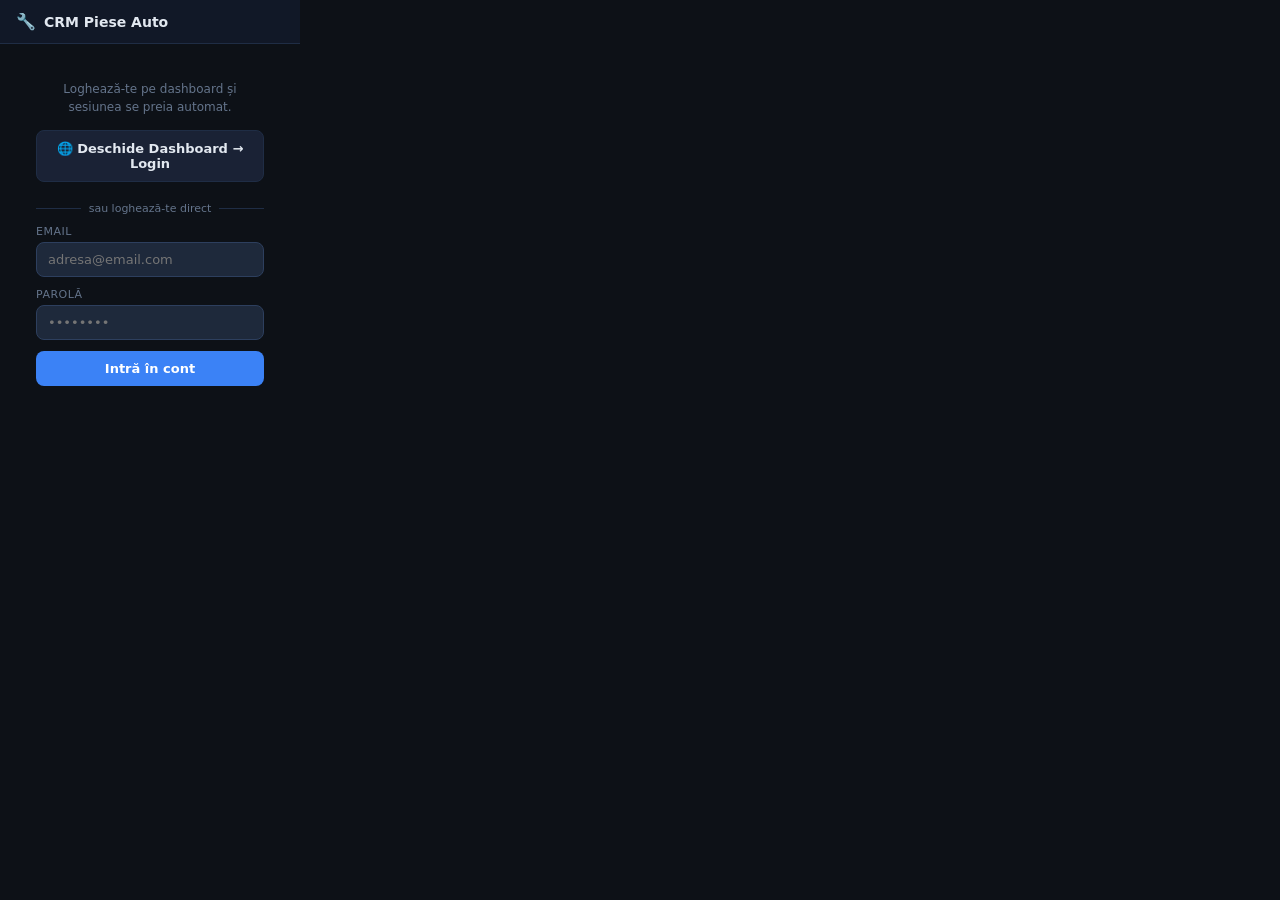
<file: popup.html>
<!DOCTYPE html>
<html lang="ro">
<head>
<meta charset="UTF-8"/>
<title>CRM Piese Auto</title>
<style>
  :root {
    --bg:#0d1117;--s1:#111827;--s2:#1a2235;--s3:#1e293b;
    --border:#1f2d45;--b2:#2d3f5e;
    --accent:#3b82f6;--text:#e2e8f0;--muted:#64748b;
    --green:#10b981;--red:#ef4444;
  }
  *,*::before,*::after{box-sizing:border-box;margin:0;padding:0}
  body{font-family:'Segoe UI',system-ui,sans-serif;background:var(--bg);color:var(--text);width:300px}
  .header{background:var(--s1);border-bottom:1px solid var(--border);padding:12px 16px;display:flex;align-items:center;gap:8px}
  .header h1{font-size:14px;font-weight:700}
  #screen-login{padding:18px}
  .hint{font-size:12px;color:var(--muted);text-align:center;margin-bottom:14px;line-height:1.5}
  .field{display:flex;flex-direction:column;gap:4px;margin-bottom:11px}
  .field label{font-size:11px;color:var(--muted);text-transform:uppercase;letter-spacing:.5px}
  .field input{background:var(--s3);border:1px solid var(--b2);border-radius:8px;color:var(--text);padding:9px 11px;font-size:13px;outline:none;font-family:inherit}
  .field input:focus{border-color:var(--accent)}
  .btn{width:100%;background:var(--accent);color:#fff;border:none;border-radius:8px;padding:10px;font-size:13px;font-weight:600;cursor:pointer;font-family:inherit;transition:opacity .15s}
  .btn:hover{opacity:.88}
  .btn:disabled{opacity:.5;cursor:not-allowed}
  .btn-outline{background:var(--s2);border:1px solid var(--border);color:var(--text);margin-bottom:10px}
  .btn-outline:hover{background:var(--border);opacity:1}
  .err{background:rgba(239,68,68,.1);border:1px solid rgba(239,68,68,.3);border-radius:7px;padding:8px 11px;font-size:12px;color:#fca5a5;margin-bottom:10px;display:none}
  .divider{display:flex;align-items:center;gap:8px;color:var(--muted);font-size:11px;margin:10px 0}
  .divider::before,.divider::after{content:'';flex:1;height:1px;background:var(--border)}
  #screen-app{display:none}
  .user-bar{background:var(--s1);border-bottom:1px solid var(--border);padding:10px 14px;display:flex;align-items:center;justify-content:space-between}
  .u-info{display:flex;align-items:center;gap:8px}
  .avatar{width:26px;height:26px;border-radius:50%;background:var(--accent);display:flex;align-items:center;justify-content:center;font-size:11px;font-weight:700;flex-shrink:0}
  .u-name{font-size:12px;font-weight:600}
  .u-role{font-size:10px;color:var(--muted)}
  .btn-sm{background:none;border:1px solid var(--border);border-radius:6px;color:var(--muted);padding:4px 8px;font-size:11px;cursor:pointer;font-family:inherit;transition:all .13s;width:auto}
  .btn-sm:hover{color:var(--red);border-color:var(--red)}
  .cart-row{padding:14px 16px;border-bottom:1px solid var(--border);display:flex;align-items:center;gap:10px}
  .cart-num{font-size:28px;font-weight:700;color:var(--accent)}
  .cart-label{font-size:12px;color:var(--muted)}
  .actions{padding:12px 14px;display:flex;flex-direction:column;gap:8px}
  .btn-secondary{background:var(--s2);border:1px solid var(--border);color:var(--text);border-radius:8px;padding:9px;font-size:13px;font-weight:500;cursor:pointer;font-family:inherit;width:100%;transition:background .13s}
  .btn-secondary:hover{background:var(--border)}
  .btn-clear{background:none;border:1px solid var(--border);color:var(--muted);border-radius:8px;padding:8px;font-size:12px;cursor:pointer;font-family:inherit;width:100%;transition:all .13s}
  .btn-clear:hover{border-color:var(--red);color:var(--red)}
  .footer-bar{padding:8px 14px;font-size:11px;color:var(--muted);border-top:1px solid var(--border);text-align:center;min-height:28px}
  .spinner{display:inline-block;width:12px;height:12px;border:2px solid rgba(255,255,255,.3);border-top-color:#fff;border-radius:50%;animation:spin .6s linear infinite;margin-right:5px;vertical-align:middle}
  @keyframes spin{to{transform:rotate(360deg)}}
</style>
</head>
<body>

<div class="header"><span>🔧</span><h1>CRM Piese Auto</h1></div>

<div id="screen-login">
  <div style="padding:18px">
    <p class="hint">Loghează-te pe dashboard și sesiunea se preia automat.</p>
    <button class="btn btn-outline" id="btn-open-dashboard">🌐 Deschide Dashboard → Login</button>
    <div class="divider">sau loghează-te direct</div>
    <div class="err" id="err-msg"></div>
    <div class="field"><label>Email</label><input type="email" id="inp-email" placeholder="adresa@email.com" autocomplete="email"/></div>
    <div class="field"><label>Parolă</label><input type="password" id="inp-pass" placeholder="••••••••" autocomplete="current-password"/></div>
    <button class="btn" id="btn-login">Intră în cont</button>
  </div>
</div>

<div id="screen-app">
  <div class="user-bar">
    <div class="u-info">
      <div class="avatar" id="av">?</div>
      <div><div class="u-name" id="u-name">—</div><div class="u-role" id="u-role">—</div></div>
    </div>
    <button class="btn-sm" id="btn-logout">⏻ Ieși</button>
  </div>
  <div class="cart-row">
    <div class="cart-num" id="cart-count">0</div>
    <div><div style="font-weight:600;font-size:13px">Produse în coș</div><div class="cart-label">gata de comandat</div></div>
  </div>
  <div class="actions">
    <button class="btn btn-secondary" id="btn-dashboard">📊 Deschide Dashboard</button>
    <button class="btn-clear" id="btn-clear-cart">🗑️ Golește coșul CRM</button>
  </div>
  <div class="footer-bar" id="status-bar">Activ pe e-cat.intercars.eu</div>
</div>

<script src="popup.js"></script>
</body>
</html>
</file>
